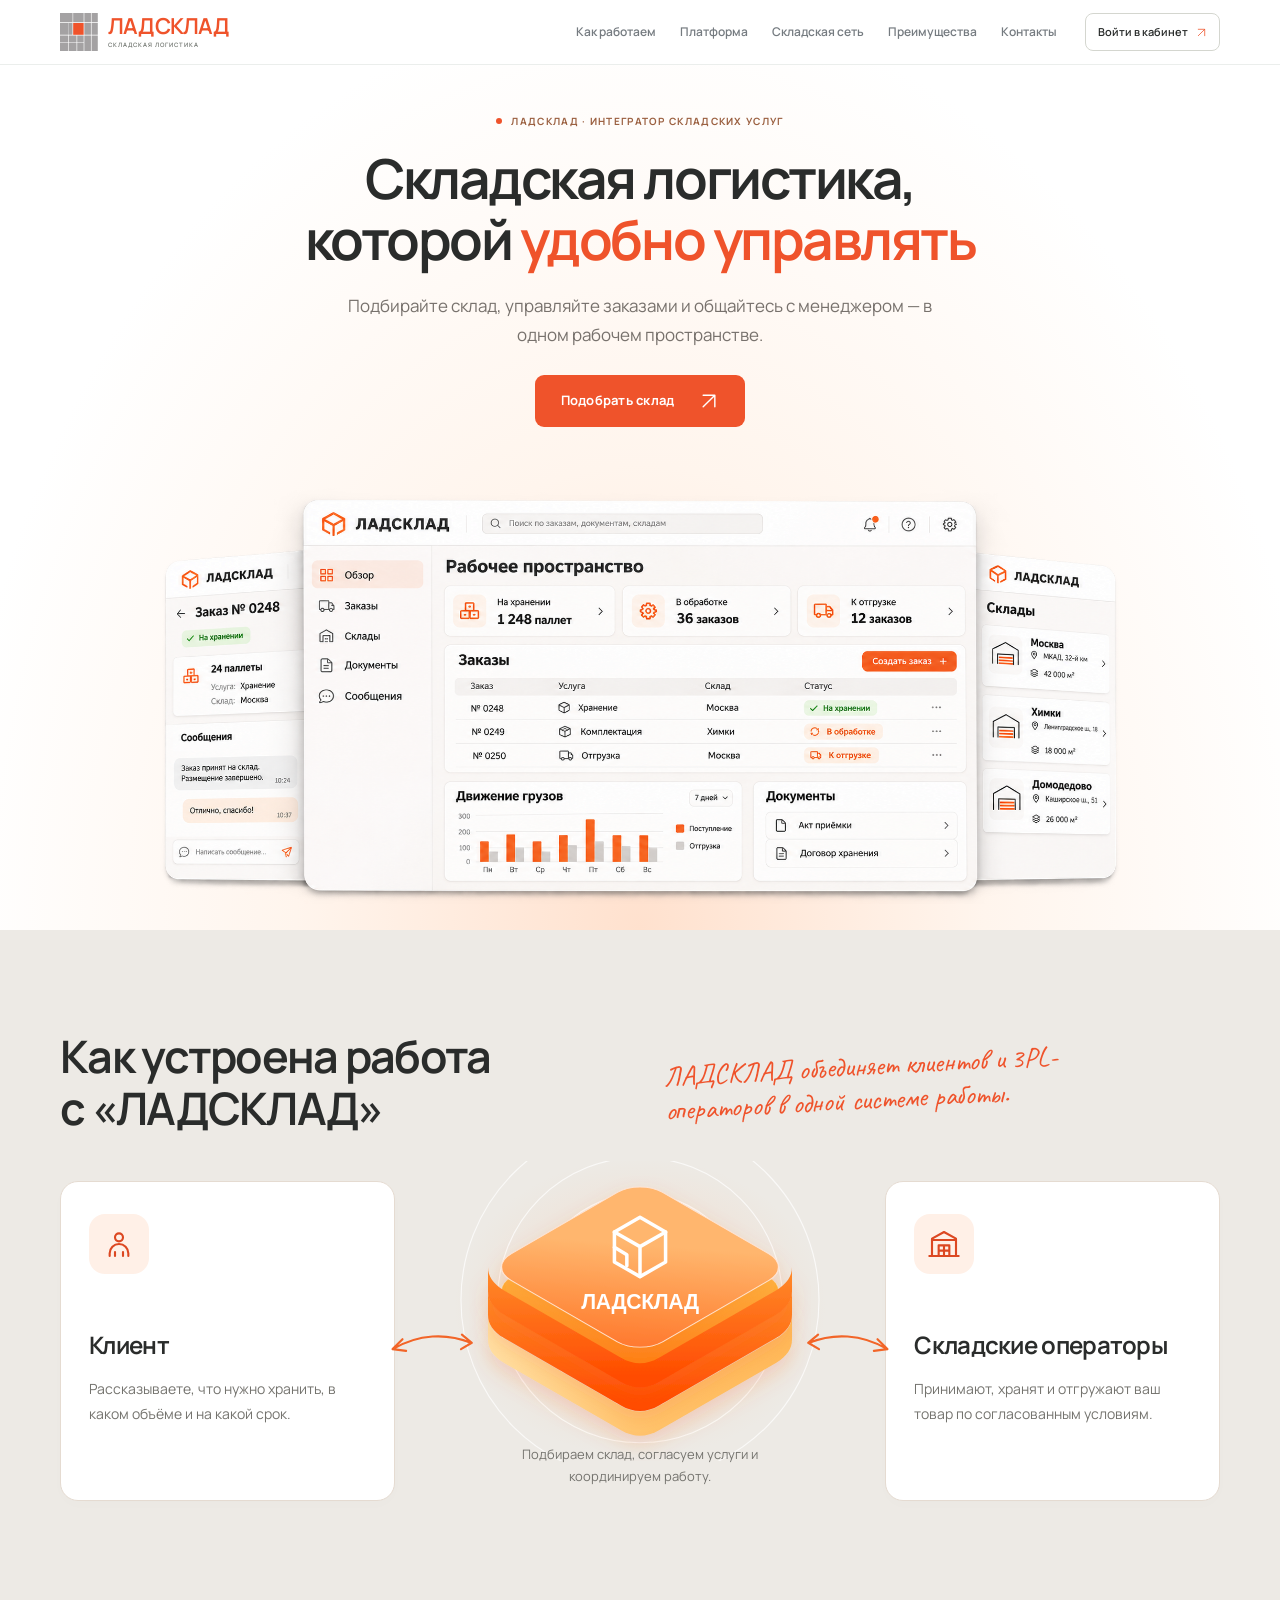
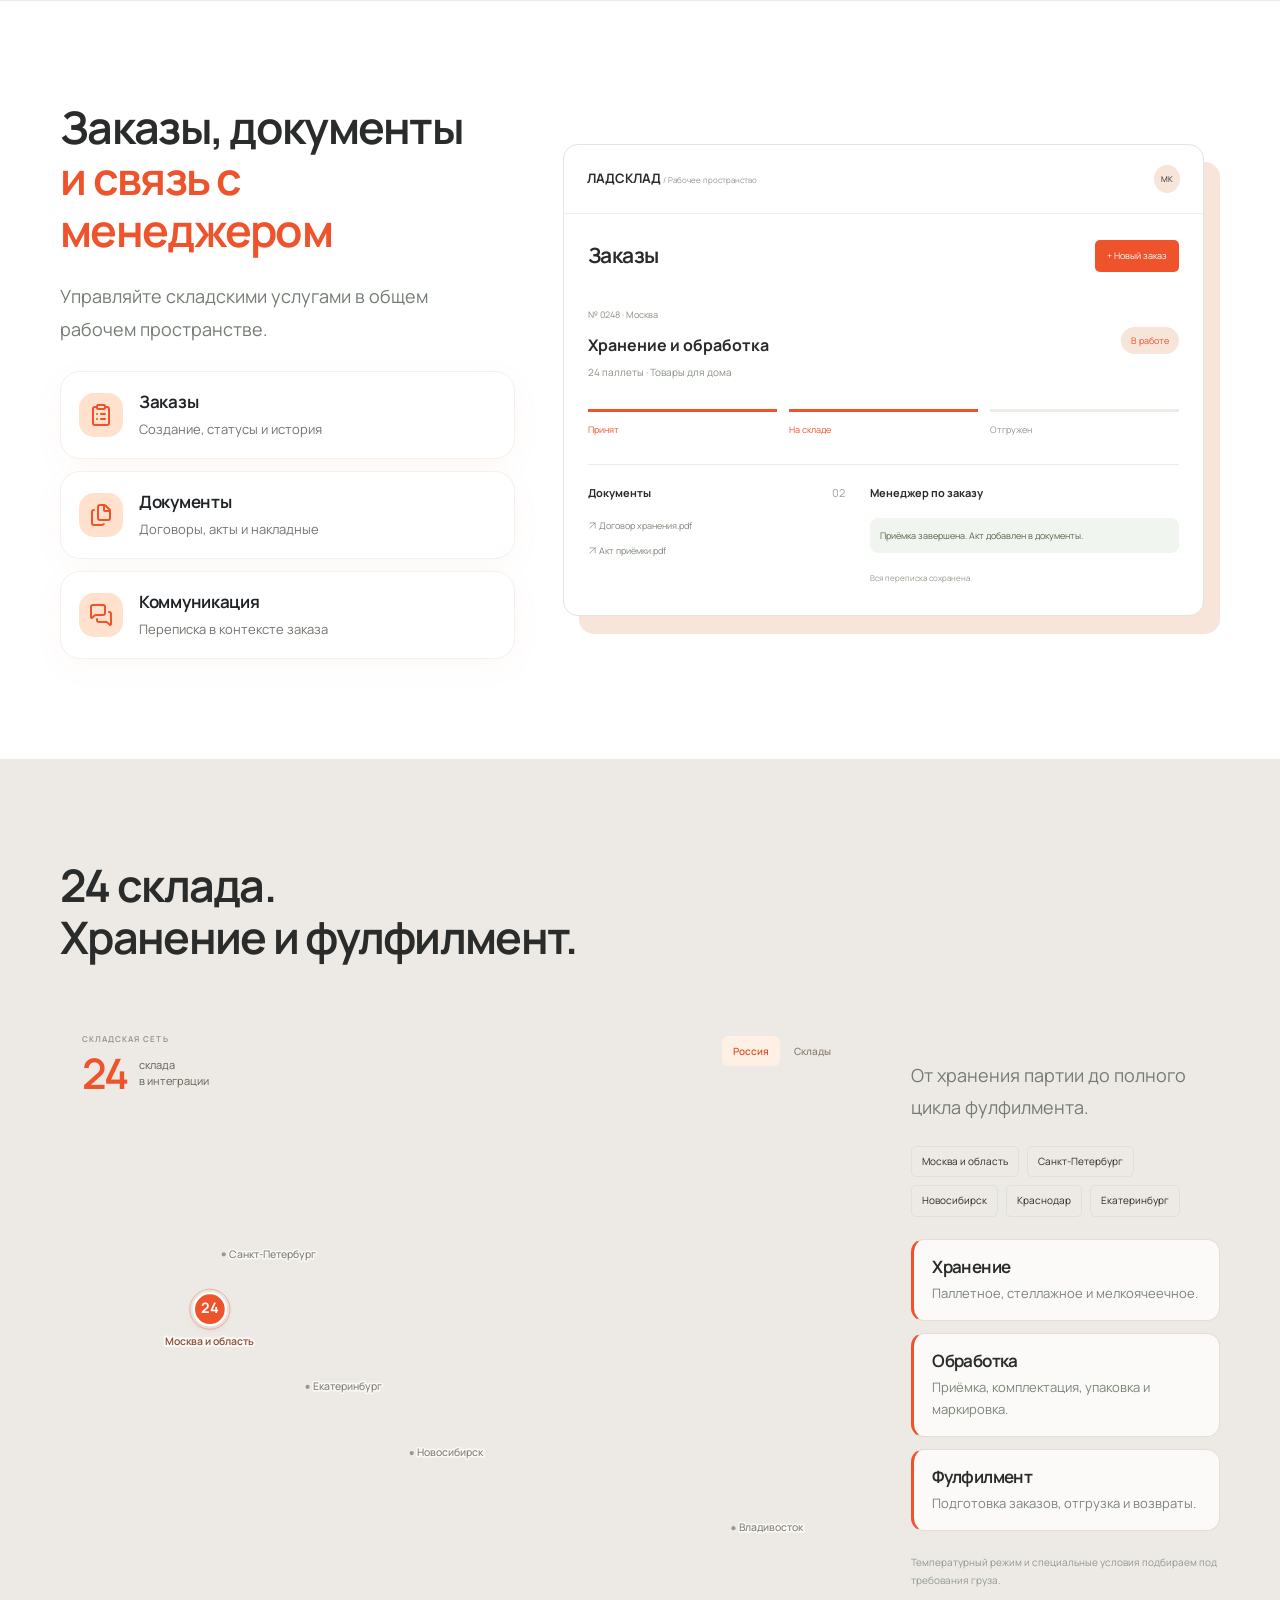
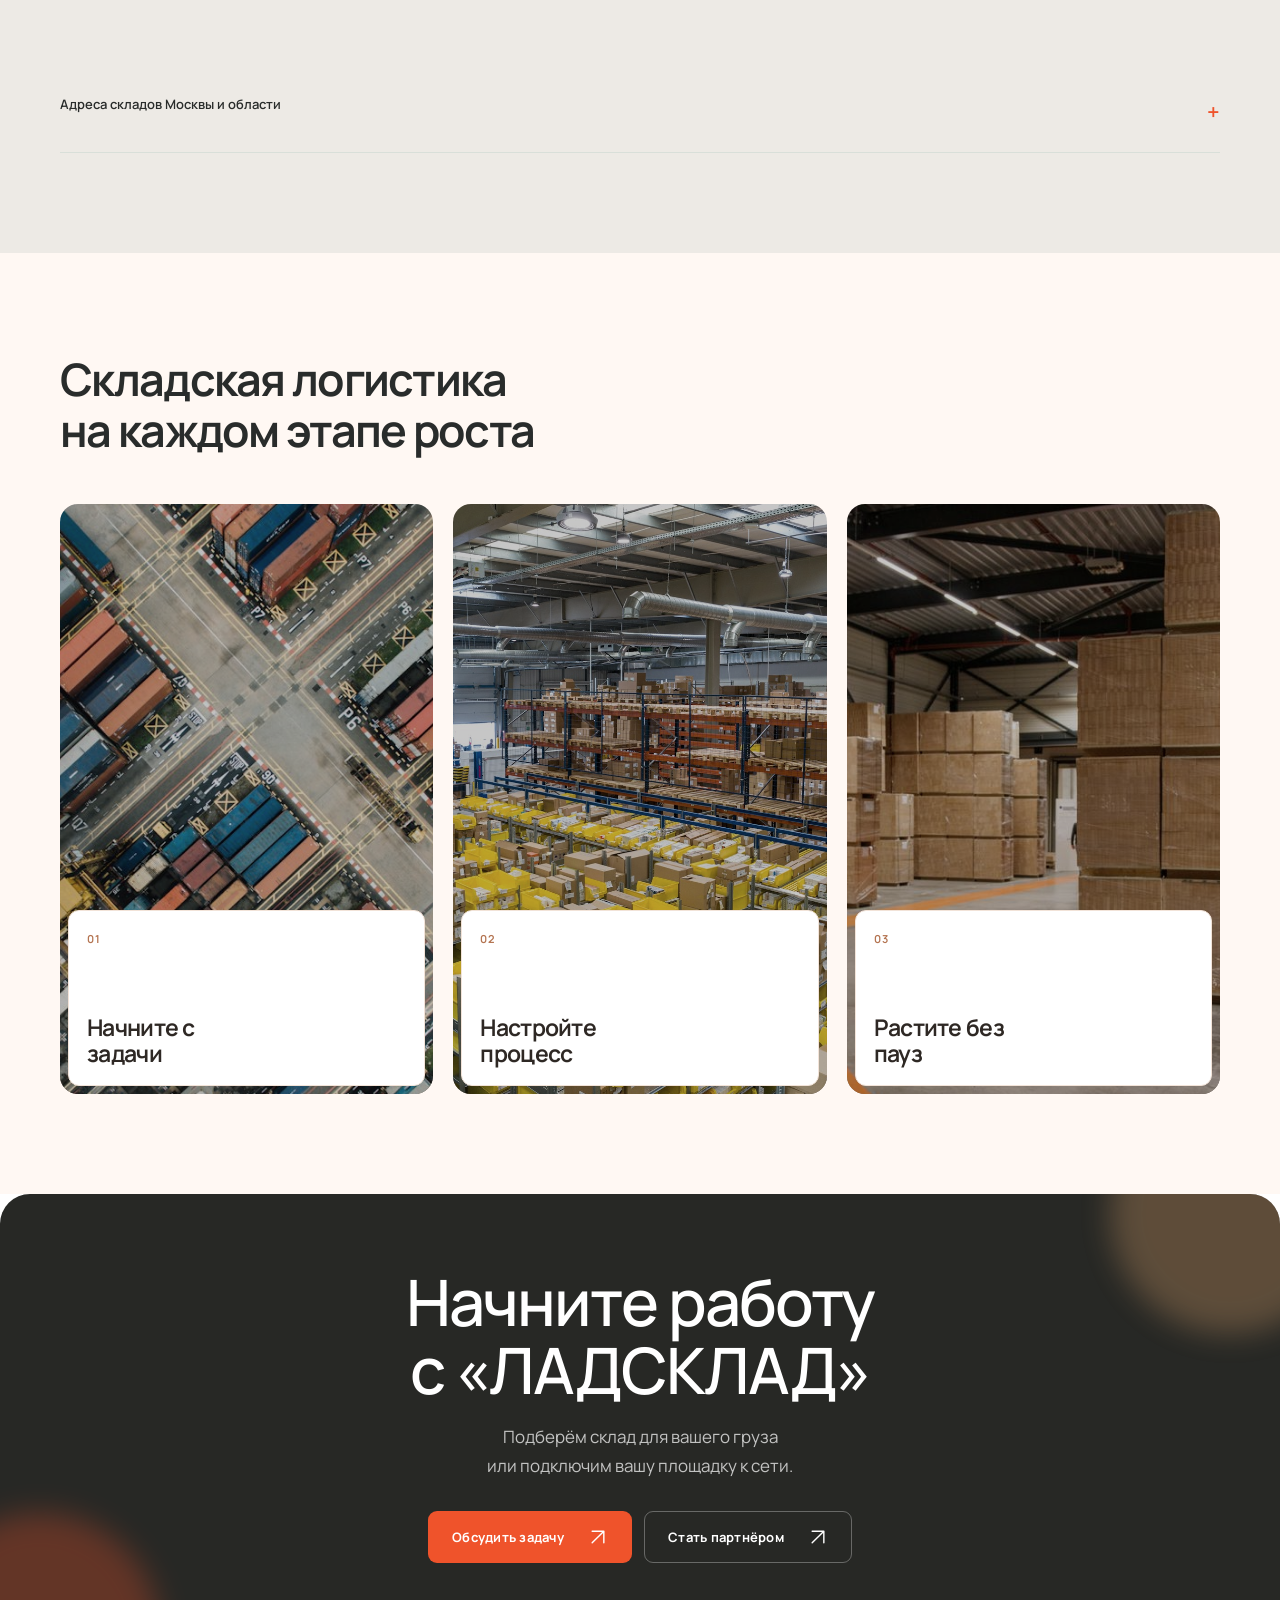
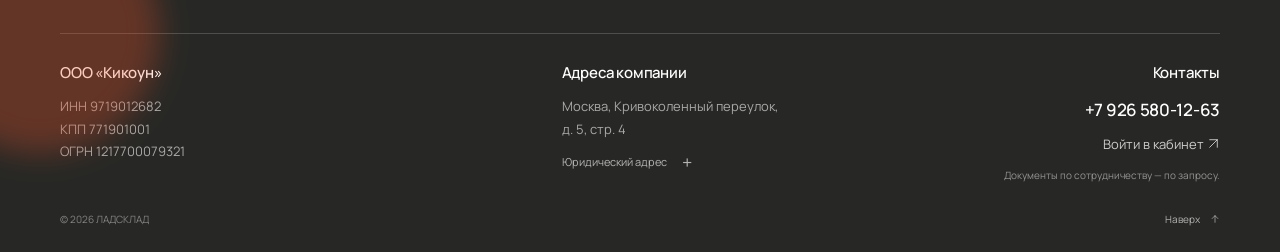
<file: index.html>
<!doctype html>
<html lang="ru">
<head>
  <meta charset="UTF-8">
  <meta name="viewport" content="width=device-width, initial-scale=1">
  <meta name="theme-color" content="#ffffff">
  <meta name="description" content="Единая интеграция с сетью 3PL-операторов. Хранение, обработка и фулфилмент. Заказы, документы и коммуникация в общем рабочем пространстве.">
  <title>ЛАДСКЛАД — интегратор складских услуг и 3PL</title>
  <link rel="icon" href="assets/palletika/symbol-orange.svg" type="image/svg+xml">
  <link rel="preload" as="image" href="assets/ladsklad-platform-hero.png">
  <link rel="stylesheet" href="rocket.css?v=vector-arrows">
  <script src="site-config.js"></script>
  <link rel="stylesheet" href="brand-assets.css?v=compact-logo">
  <script src="script.js?v=vector-arrows" defer></script>
  <link rel="stylesheet" href="palette-variants.css?v=1">
  <script src="rocket.js?v=back-to-top" defer></script>
<link rel="stylesheet" href="landing-structure.css?v=minimal-white">
<link rel="stylesheet" href="header-effects.css?v=fullscreen-menu">
<link rel="stylesheet" href="orange-refinements.css?v=flow-bidirectional">
<script src="header-effects.js?v=1" defer></script>
<link rel="stylesheet" href="hero-variants.css?v=panels-left">
<link rel="stylesheet" href="warehouse-dot-map.css?v=larger-region">
<link rel="stylesheet" href="layout-grid.css?v=mobile-section-spacing">
<script src="assets/warehouse-map-data.js?v=1" defer></script>
<script src="warehouse-dot-map.js?v=larger-region" defer></script>
<link rel="stylesheet" href="arrow-icons.css?v=1">
<link rel="stylesheet" href="site-reveal.css?v=1">
<script src="site-reveal.js?v=1" defer></script>
</head>
<body id="top" class="rocket-page palette-page palette-orange">
  <a class="skip-link" href="#main">Перейти к содержанию</a>
  <header class="header"><div class="container header-inner">
    <a class="brand" href="#top" aria-label="ЛАДСКЛАД — на главную"><img class="brand-symbol" src="assets/palletika/symbol-orange.svg" width="528" height="528" alt=""><span class="brand-type"><span class="brand-name">ЛАДСКЛАД</span><span class="brand-descriptor">СКЛАДСКАЯ ЛОГИСТИКА</span></span></a>
    <nav class="desktop-nav" aria-label="Основная навигация"><a href="#how">Как работаем</a><a href="#platform">Платформа</a><a href="#network">Складская сеть</a><a href="#advantages">Преимущества</a><a href="#contacts">Контакты</a></nav>
    <a class="account-link" href="#platform" data-app-action="login">Войти в кабинет <span aria-hidden="true"><svg class="ui-arrow" xmlns="http://www.w3.org/2000/svg" viewBox="0 0 24 24" width="20" height="20" fill="none" stroke="currentColor" stroke-width="1.7" stroke-linecap="round" stroke-linejoin="round" aria-hidden="true" focusable="false"><path d="M5 19 19 5M5 5h14v14"/></svg></span></a>
    <button class="menu-toggle" aria-label="Открыть меню" aria-controls="mobile-nav" aria-expanded="false"><span></span><span></span></button>
  </div><nav class="mobile-nav" id="mobile-nav" aria-label="Мобильная навигация" hidden><a href="#how">Как работаем</a><a href="#platform">Платформа</a><a href="#network">Складская сеть</a><a href="#advantages">Преимущества</a><a href="#contacts">Контакты</a><a href="#platform" data-app-action="login">Войти в приложение</a></nav></header>
  <main id="main" class="structured-landing"><section class="platform-hero" id="hero-platform" aria-labelledby="platform-hero-title">
      <div class="container platform-hero-copy">
        <p class="overline">ЛАДСКЛАД · ИНТЕГРАТОР СКЛАДСКИХ УСЛУГ</p>
        <h1 id="platform-hero-title">Складская логистика,<br>которой <em>удобно управлять</em></h1>
        <p class="platform-hero-lead">Подбирайте склад, управляйте заказами и общайтесь с менеджером — в одном рабочем пространстве.</p>
        <div class="platform-hero-actions"><button class="button" data-app-action="request">Подобрать склад <span aria-hidden="true"><svg class="ui-arrow" xmlns="http://www.w3.org/2000/svg" viewBox="0 0 24 24" width="20" height="20" fill="none" stroke="currentColor" stroke-width="1.7" stroke-linecap="round" stroke-linejoin="round" aria-hidden="true" focusable="false"><path d="M5 19 19 5M5 5h14v14"/></svg></span></button></div>
      </div>
      <div class="platform-hero-visual"><img src="assets/ladsklad-platform-hero.png" width="1832" height="859" alt="Концепция интерфейса ЛАДСКЛАД: заказы на хранение и отгрузку, список складов, документы и сообщения менеджеру" fetchpriority="high"></div>
    </section>
<section class="s-section s-how" id="how" aria-labelledby="how-title"><div class="container">
<div class="s-heading"><h2 id="how-title">Как устроена работа<br>с «ЛАДСКЛАД»</h2><p class="s-how-note">ЛАДСКЛАД объединяет клиентов и 3PL-операторов в одной системе работы.</p></div>
<div class="s-flow"><article><svg class="s-flow-icon" viewBox="0 0 24 24" width="42" height="42" fill="none" stroke="currentColor" stroke-width="1.5" stroke-linecap="round" stroke-linejoin="round" aria-hidden="true" focusable="false"><circle cx="12" cy="7" r="3"/><path d="M5 21v-2a7 7 0 0 1 14 0v2M9 21v-3m6 3v-3"/></svg><h3>Клиент</h3><p>Рассказываете, что нужно хранить, в каком объёме и на какой срок.</p></article><span class="s-flow-arrow" aria-hidden="true"><svg viewBox="0 0 100 44" width="100" height="44" fill="none" stroke="currentColor" stroke-width="2.4" stroke-linecap="round" stroke-linejoin="round"><g><path d="M4 31C33 14 64 13 91 24M15 20 4 31l15 2M81 15l11 9-12 7"/></g></svg></span><article class="s-flow-core s-flow-stack"><img class="s-flow-stack-image" src="assets/ladsklad-integration-stack.svg" width="520" height="410" alt=""><h3 class="s-flow-stack-title">ЛАДСКЛАД</h3><p>Подбираем склад, согласуем услуги и координируем работу.</p></article><span class="s-flow-arrow" aria-hidden="true"><svg viewBox="0 0 100 44" width="100" height="44" fill="none" stroke="currentColor" stroke-width="2.4" stroke-linecap="round" stroke-linejoin="round"><g transform="translate(100 0) scale(-1 1)"><path d="M4 31C33 14 64 13 91 24M15 20 4 31l15 2M81 15l11 9-12 7"/></g></svg></span><article><svg class="s-flow-icon" viewBox="0 0 24 24" width="42" height="42" fill="none" stroke="currentColor" stroke-width="1.5" stroke-linecap="round" stroke-linejoin="round" aria-hidden="true" focusable="false"><path d="M3 21V8l9-5 9 5v13M1 21h22M3 9h18M8 21V13h8v8m-8-4h8m-4-4v8"/></svg><h3>Складские операторы</h3><p>Принимают, хранят и отгружают ваш товар по согласованным условиям.</p></article></div>

</div></section>
<section class="s-section s-platform" id="platform" aria-labelledby="platform-title"><div class="container s-platform-grid"><div class="s-platform-copy"><h2 id="platform-title" tabindex="-1">Заказы, документы<br><em>и связь с менеджером</em></h2><p class="s-lead">Управляйте складскими услугами в общем рабочем пространстве.</p>
<ul class="s-feature-list platform-service-panels">
<li><img src="assets/icons/clipboard-list.svg" width="42" height="42" alt=""><div><b>Заказы</b><span>Создание, статусы и история</span></div></li>
<li><img src="assets/icons/files.svg" width="42" height="42" alt=""><div><b>Документы</b><span>Договоры, акты и накладные</span></div></li>
<li><img src="assets/icons/messages-square.svg" width="42" height="42" alt=""><div><b>Коммуникация</b><span>Переписка в контексте заказа</span></div></li>
</ul>
</div>
<div class="s-app"><div class="s-app-bar"><strong>ЛАДСКЛАД<span> / Рабочее пространство</span></strong><span>МК</span></div><div class="s-app-body"><div class="s-app-title"><h3>Заказы</h3><span>+ Новый заказ</span></div><div class="s-order"><div><small>№ 0248 · Москва</small><h4>Хранение и обработка</h4><p>24 паллеты · Товары для дома</p></div><span class="s-status">В работе</span></div><div class="s-progress"><span>Принят</span><span>На складе</span><span>Отгружен</span></div><div class="s-app-split"><div><h4>Документы <span>02</span></h4><p><svg class="ui-arrow" xmlns="http://www.w3.org/2000/svg" viewBox="0 0 24 24" width="20" height="20" fill="none" stroke="currentColor" stroke-width="1.7" stroke-linecap="round" stroke-linejoin="round" aria-hidden="true" focusable="false"><path d="M5 19 19 5M5 5h14v14"/></svg> Договор хранения.pdf</p><p><svg class="ui-arrow" xmlns="http://www.w3.org/2000/svg" viewBox="0 0 24 24" width="20" height="20" fill="none" stroke="currentColor" stroke-width="1.7" stroke-linecap="round" stroke-linejoin="round" aria-hidden="true" focusable="false"><path d="M5 19 19 5M5 5h14v14"/></svg> Акт приёмки.pdf</p></div><div><h4>Менеджер по заказу</h4><p class="s-chat">Приёмка завершена. Акт добавлен в документы.</p><small>Вся переписка сохранена</small></div></div></div></div>
</div></section>
<section class="s-section s-network" id="network" aria-labelledby="network-title"><div class="container"><div class="s-heading"><h2 id="network-title">24 склада.<br>Хранение и фулфилмент.</h2></div><div class="s-network-grid"><div class="s-network-map" data-motion-paused="true" role="group" aria-label="Интерактивная карта складской сети">
  <div class="warehouse-map-stage">
    <div class="warehouse-map-canvas" id="warehouse-map" role="region" aria-label="Интерактивная точечная карта России"></div>
    <div class="warehouse-map-badge"><span>СКЛАДСКАЯ СЕТЬ</span><div><strong>24</strong><span>склада<br>в интеграции</span></div></div>
    <div class="warehouse-map-modes" role="group" aria-label="Вид карты"><button type="button" data-map-mode="country" aria-pressed="true" disabled>Россия</button><button type="button" data-map-mode="warehouses" aria-pressed="false" disabled>Склады</button></div>
    <p class="warehouse-map-message" data-map-message role="status">Карта загрузится при просмотре раздела.</p>
<div class="warehouse-map-card" data-map-card role="region" aria-label="Информация о складе" hidden>
      <button type="button" data-map-card-close aria-label="Закрыть карточку склада">×</button>
      <strong data-map-card-title tabindex="-1"></strong><p data-map-card-address></p>
      <a href="https://yandex.ru/maps/" target="_blank" rel="noopener noreferrer">Найти адрес на Яндекс Картах <svg class="ui-arrow" xmlns="http://www.w3.org/2000/svg" viewBox="0 0 24 24" width="20" height="20" fill="none" stroke="currentColor" stroke-width="1.7" stroke-linecap="round" stroke-linejoin="round" aria-hidden="true" focusable="false"><path d="M5 19 19 5M5 5h14v14"/></svg></a>
    </div>
  </div>
  <div class="warehouse-map-footer">
    <noscript><p class="warehouse-map-note">Для интерактивной карты включите JavaScript. Адреса складов доступны в списке ниже.</p></noscript>
  </div>
</div><div class="s-network-copy"><p class="s-lead">От хранения партии до полного цикла фулфилмента.</p><div class="s-cities"><span>Москва и область</span><span>Санкт-Петербург</span><span>Новосибирск</span><span>Краснодар</span><span>Екатеринбург</span></div><div class="s-services"><article><h3>Хранение</h3><p>Паллетное, стеллажное и мелкоячеечное.</p></article><article><h3>Обработка</h3><p>Приёмка, комплектация, упаковка и маркировка.</p></article><article><h3>Фулфилмент</h3><p>Подготовка заказов, отгрузка и возвраты.</p></article></div><p class="s-note">Температурный режим и специальные условия подбираем под требования груза.</p></div></div><details class="s-addresses"><summary>Адреса складов Москвы и области <span aria-hidden="true">+</span></summary><ul><li><a href="https://yandex.ru/maps/?text=%D0%9C%D0%BE%D1%81%D0%BA%D0%B2%D0%B0%2C%20%D1%83%D0%BB.%20%D0%9F%D0%BE%D0%BB%D1%8F%D0%BD%D1%8B%2050%20%D1%81%D1%82%D1%80.1" target="_blank" rel="noopener noreferrer" title="Открыть адрес на Яндекс Картах">Москва, ул. Поляны 50 стр.1 <svg class="ui-arrow" xmlns="http://www.w3.org/2000/svg" viewBox="0 0 24 24" width="20" height="20" fill="none" stroke="currentColor" stroke-width="1.7" stroke-linecap="round" stroke-linejoin="round" aria-hidden="true" focusable="false"><path d="M5 19 19 5M5 5h14v14"/></svg></a></li><li><a href="https://yandex.ru/maps/?text=%D0%9C%D0%BE%D1%81%D0%BA%D0%B2%D0%B0%2C%20%D0%B4%D0%B5%D1%80.%20%D0%A1%D0%B0%D0%BB%D0%B0%D1%80%D1%8C%D0%B5%D0%B2%D0%BE%20%D0%B2%D0%BB%201%20%D1%81.2" target="_blank" rel="noopener noreferrer" title="Открыть адрес на Яндекс Картах">Москва, дер. Саларьево вл 1 с.2 <svg class="ui-arrow" xmlns="http://www.w3.org/2000/svg" viewBox="0 0 24 24" width="20" height="20" fill="none" stroke="currentColor" stroke-width="1.7" stroke-linecap="round" stroke-linejoin="round" aria-hidden="true" focusable="false"><path d="M5 19 19 5M5 5h14v14"/></svg></a></li><li><a href="https://yandex.ru/maps/?text=%D0%A5%D0%B8%D0%BC%D0%BA%D0%B8%2C%20%D0%B4%D0%B5%D1%80.%20%D0%9F%D0%BE%D0%B4%D0%BE%D0%BB%D0%B8%D0%BD%D0%BE%20%D0%9F%D1%80%D0%BE%D0%BC%D1%8B%D1%88%D0%BB%D0%B5%D0%BD%D0%BD%D0%B0%D1%8F%20%D0%B7%D0%BE%D0%BD%D0%B0%2C%202%D0%91" target="_blank" rel="noopener noreferrer" title="Открыть адрес на Яндекс Картах">Химки, дер. Подолино Промышленная зона, 2Б <svg class="ui-arrow" xmlns="http://www.w3.org/2000/svg" viewBox="0 0 24 24" width="20" height="20" fill="none" stroke="currentColor" stroke-width="1.7" stroke-linecap="round" stroke-linejoin="round" aria-hidden="true" focusable="false"><path d="M5 19 19 5M5 5h14v14"/></svg></a></li><li><a href="https://yandex.ru/maps/?text=%D0%A5%D0%B8%D0%BC%D0%BA%D0%B8%2C%20%D0%9B%D0%B5%D0%BD%D0%B8%D0%BD%D0%B3%D1%80%D0%B0%D0%B4%D1%81%D0%BA%D0%BE%D0%B5%20%D1%88%D0%BE%D1%81%D1%81%D0%B5%2C%2034%D0%BA%D0%BC%2C%20%D1%81%D1%82%D1%80.21" target="_blank" rel="noopener noreferrer" title="Открыть адрес на Яндекс Картах">Химки, Ленинградское шоссе, 34км, стр.21 <svg class="ui-arrow" xmlns="http://www.w3.org/2000/svg" viewBox="0 0 24 24" width="20" height="20" fill="none" stroke="currentColor" stroke-width="1.7" stroke-linecap="round" stroke-linejoin="round" aria-hidden="true" focusable="false"><path d="M5 19 19 5M5 5h14v14"/></svg></a></li><li><a href="https://yandex.ru/maps/?text=%D0%9C%D1%8B%D1%82%D0%B8%D1%89%D0%B8%2C%20%D0%A5%D0%BB%D0%B5%D0%B1%D0%BE%D0%B7%D0%B0%D0%B2%D0%BE%D0%B4%D1%81%D0%BA%D0%B0%D1%8F%20%D1%83%D0%BB%D0%B8%D1%86%D0%B0%2C%204%D1%812%D0%90" target="_blank" rel="noopener noreferrer" title="Открыть адрес на Яндекс Картах">Мытищи, Хлебозаводская улица, 4с2А <svg class="ui-arrow" xmlns="http://www.w3.org/2000/svg" viewBox="0 0 24 24" width="20" height="20" fill="none" stroke="currentColor" stroke-width="1.7" stroke-linecap="round" stroke-linejoin="round" aria-hidden="true" focusable="false"><path d="M5 19 19 5M5 5h14v14"/></svg></a></li><li><a href="https://yandex.ru/maps/?text=%D0%92%D0%B8%D0%B4%D0%BD%D0%BE%D0%B5%2C%20%D0%A1%D0%B5%D0%B2%D0%B5%D1%80%D0%BD%D0%B0%D1%8F%20%D0%BF%D1%80%D0%BE%D0%BC%D0%B7%D0%BE%D0%BD%D0%B0" target="_blank" rel="noopener noreferrer" title="Открыть адрес на Яндекс Картах">Видное, Северная промзона <svg class="ui-arrow" xmlns="http://www.w3.org/2000/svg" viewBox="0 0 24 24" width="20" height="20" fill="none" stroke="currentColor" stroke-width="1.7" stroke-linecap="round" stroke-linejoin="round" aria-hidden="true" focusable="false"><path d="M5 19 19 5M5 5h14v14"/></svg></a></li><li><a href="https://yandex.ru/maps/?text=%D0%9E%D0%B4%D0%B8%D0%BD%D1%86%D0%BE%D0%B2%D0%BE%2C%20%D0%92%D0%BD%D1%83%D0%BA%D0%BE%D0%B2%D1%81%D0%BA%D0%B0%D1%8F%20%D1%83%D0%BB%D0%B8%D1%86%D0%B0%2C" target="_blank" rel="noopener noreferrer" title="Открыть адрес на Яндекс Картах">Одинцово, Внуковская улица, <svg class="ui-arrow" xmlns="http://www.w3.org/2000/svg" viewBox="0 0 24 24" width="20" height="20" fill="none" stroke="currentColor" stroke-width="1.7" stroke-linecap="round" stroke-linejoin="round" aria-hidden="true" focusable="false"><path d="M5 19 19 5M5 5h14v14"/></svg></a></li><li><a href="https://yandex.ru/maps/?text=%D0%94%D0%BE%D0%BC%D0%BE%D0%B4%D0%B5%D0%B4%D0%BE%D0%B2%D0%BE%2C%20%D0%BC%D0%B8%D0%BA%D1%80%D0%BE%D1%80%D0%B0%D0%B9%D0%BE%D0%BD%20%D0%91%D0%B5%D0%BB%D1%8B%D0%B5%20%D0%A1%D1%82%D0%BE%D0%BB%D0%B1%D1%8B" target="_blank" rel="noopener noreferrer" title="Открыть адрес на Яндекс Картах">Домодедово, микрорайон Белые Столбы <svg class="ui-arrow" xmlns="http://www.w3.org/2000/svg" viewBox="0 0 24 24" width="20" height="20" fill="none" stroke="currentColor" stroke-width="1.7" stroke-linecap="round" stroke-linejoin="round" aria-hidden="true" focusable="false"><path d="M5 19 19 5M5 5h14v14"/></svg></a></li><li><a href="https://yandex.ru/maps/?text=%D0%94%D0%BC%D0%B8%D1%82%D1%80%D0%BE%D0%B2%2C%20%D1%83%D0%BB.%202-%D1%8F%20%D0%9B%D0%B5%D0%B2%D0%BE%D0%BD%D0%B0%D0%B1%D0%B5%D1%80%D0%B5%D0%B6%D0%BD%D0%B0%D1%8F%2C%20%D0%B2%D0%BB.20" target="_blank" rel="noopener noreferrer" title="Открыть адрес на Яндекс Картах">Дмитров, ул. 2-я Левонабережная, вл.20 <svg class="ui-arrow" xmlns="http://www.w3.org/2000/svg" viewBox="0 0 24 24" width="20" height="20" fill="none" stroke="currentColor" stroke-width="1.7" stroke-linecap="round" stroke-linejoin="round" aria-hidden="true" focusable="false"><path d="M5 19 19 5M5 5h14v14"/></svg></a></li><li><a href="https://yandex.ru/maps/?text=%D0%94%D0%BC%D0%B8%D1%82%D1%80%D0%BE%D0%B2%D1%81%D0%BA%D0%BE%D0%B5%20%D0%B3%D0%BE%D1%80%D0%BE%D0%B4%D1%81%D0%BA%D0%BE%D0%B5%20%D0%BF%D0%BE%D1%81%D0%B5%D0%BB%D0%B5%D0%BD%D0%B8%D0%B5%2C%20%D0%BF%D0%BE%D1%81%D0%B5%D0%BB%D0%BE%D0%BA%20%D0%B4%D0%BE%D0%BC%D0%B0%20%D0%BE%D1%82%D0%B4%D1%8B%D1%85%D0%B0%20%22%D0%93%D0%BE%D1%80%D0%BA%D0%B8%22%204%D0%BA%D0%BC%20%D0%BE%D1%82%20%D0%A6%D0%9A%D0%90%D0%94%20%2846%D0%9D-01133%29%2C%207%D0%BA%D0%BC%20%D0%BE%D1%82%20%D0%94%D0%BC%D0%B8%D1%82%D1%80%D0%BE%D0%B2%D1%81%D0%BA%D0%BE%D0%B3%D0%BE%20%D1%88%D0%BE%D1%81%D1%81%D0%B5%20%28%D1%82%D1%80%D0%B0%D1%81%D1%81%D0%B0%20%D0%90-104%29" target="_blank" rel="noopener noreferrer" title="Открыть адрес на Яндекс Картах">Дмитровское городское поселение, поселок дома отдыха &quot;Горки&quot; 4км от ЦКАД (46Н-01133), 7км от Дмитровского шоссе (трасса А-104) <svg class="ui-arrow" xmlns="http://www.w3.org/2000/svg" viewBox="0 0 24 24" width="20" height="20" fill="none" stroke="currentColor" stroke-width="1.7" stroke-linecap="round" stroke-linejoin="round" aria-hidden="true" focusable="false"><path d="M5 19 19 5M5 5h14v14"/></svg></a></li><li><a href="https://yandex.ru/maps/?text=%D0%94%D0%BC%D0%B8%D1%82%D1%80%D0%BE%D0%B2%2C%202-%D0%B0%D1%8F%20%D0%9B%D0%B5%D0%B2%D0%BE%D0%BD%D0%B0%D0%B1%D0%B5%D1%80%D0%B5%D0%B6%D0%BD%D0%B0%D1%8F%20%D1%83%D0%BB.%2C%20%D0%B4%D0%BE%D0%BC%2012%20%28%D0%BF%D0%B5%D1%80%D0%B5%D1%81%D0%B5%D1%87%D0%B5%D0%BD%D0%B8%D0%B5%20%D0%90-108%20%D0%B8%20%D0%94%D0%BC%D0%B8%D1%82%D1%80%D0%BE%D0%B2%D1%81%D0%BA%D0%BE%D0%B3%D0%BE%20%D1%88.%29" target="_blank" rel="noopener noreferrer" title="Открыть адрес на Яндекс Картах">Дмитров, 2-ая Левонабережная ул., дом 12 (пересечение А-108 и Дмитровского ш.) <svg class="ui-arrow" xmlns="http://www.w3.org/2000/svg" viewBox="0 0 24 24" width="20" height="20" fill="none" stroke="currentColor" stroke-width="1.7" stroke-linecap="round" stroke-linejoin="round" aria-hidden="true" focusable="false"><path d="M5 19 19 5M5 5h14v14"/></svg></a></li><li><a href="https://yandex.ru/maps/?text=%D0%A1%D0%BE%D0%BB%D0%BD%D0%B5%D1%87%D0%BD%D0%BE%D0%B3%D0%BE%D1%80%D1%81%D0%BA%2C%20%D1%82%D0%B5%D1%80%D1%80%D0%B8%D1%82%D0%BE%D1%80%D0%B8%D0%B0%D0%BB%D1%8C%D0%BD%D0%BE%D0%B5%20%D1%83%D0%BF%D1%80%D0%B0%D0%B2%D0%BB%D0%B5%D0%BD%D0%B8%D0%B5%20%D0%A1%D0%BC%D0%B8%D1%80%D0%BD%D0%BE%D0%B2%D1%81%D0%BA%D0%BE%D0%B5" target="_blank" rel="noopener noreferrer" title="Открыть адрес на Яндекс Картах">Солнечногорск, территориальное управление Смирновское <svg class="ui-arrow" xmlns="http://www.w3.org/2000/svg" viewBox="0 0 24 24" width="20" height="20" fill="none" stroke="currentColor" stroke-width="1.7" stroke-linecap="round" stroke-linejoin="round" aria-hidden="true" focusable="false"><path d="M5 19 19 5M5 5h14v14"/></svg></a></li><li><a href="https://yandex.ru/maps/?text=%D0%A5%D0%B8%D0%BC%D0%BA%D0%B8%2C%20%D0%BA%D0%B2%D0%B0%D1%80%D1%82%D0%B0%D0%BB%20%D0%9A%D0%BB%D1%8F%D0%B7%D1%8C%D0%BC%D0%B0%2C%D1%81%D1%82%D1%80%D0%BE%D0%B5%D0%BD%D0%B8%D0%B5%2014%D0%9D" target="_blank" rel="noopener noreferrer" title="Открыть адрес на Яндекс Картах">Химки, квартал Клязьма,строение 14Н <svg class="ui-arrow" xmlns="http://www.w3.org/2000/svg" viewBox="0 0 24 24" width="20" height="20" fill="none" stroke="currentColor" stroke-width="1.7" stroke-linecap="round" stroke-linejoin="round" aria-hidden="true" focusable="false"><path d="M5 19 19 5M5 5h14v14"/></svg></a></li><li><a href="https://yandex.ru/maps/?text=%D0%9C%D1%8B%D1%82%D0%B8%D1%89%D0%B8%2C%20%D0%92%D0%BE%D0%BB%D0%BA%D0%BE%D0%B2%D1%81%D0%BA%D0%BE%D0%B5%20%D1%88%D0%BE%D1%81%D1%81%D0%B5%205%D0%90%20%D1%81%D1%82%D1%80.%203" target="_blank" rel="noopener noreferrer" title="Открыть адрес на Яндекс Картах">Мытищи, Волковское шоссе 5А стр. 3 <svg class="ui-arrow" xmlns="http://www.w3.org/2000/svg" viewBox="0 0 24 24" width="20" height="20" fill="none" stroke="currentColor" stroke-width="1.7" stroke-linecap="round" stroke-linejoin="round" aria-hidden="true" focusable="false"><path d="M5 19 19 5M5 5h14v14"/></svg></a></li><li><a href="https://yandex.ru/maps/?text=%D0%9C%D1%8B%D1%82%D0%B8%D1%89%D0%B8%D0%BD%D1%81%D0%BA%D0%B8%D0%B9%20%D1%80%D0%B0%D0%B9%D0%BE%D0%BD%2C%20%D1%81%D0%B5%D0%BB%D1%8C%D1%81%D0%BA%D0%BE%D0%B5%20%D0%BF%D0%BE%D1%81%D0%B5%D0%BB%D0%B5%D0%BD%D0%B8%D0%B5%20%D0%A4%D0%B5%D0%B4%D0%BE%D1%81%D0%BA%D0%B8%D0%BD%D1%81%D0%BA%D0%BE%D0%B5%2C%20%D0%B4.%20%D0%9D%D0%BE%D0%B2%D0%BE%D1%81%D0%B5%D0%BB%D1%8C%D1%86%D0%B5%D0%B2%D0%BE" target="_blank" rel="noopener noreferrer" title="Открыть адрес на Яндекс Картах">Мытищинский район, сельское поселение Федоскинское, д. Новосельцево <svg class="ui-arrow" xmlns="http://www.w3.org/2000/svg" viewBox="0 0 24 24" width="20" height="20" fill="none" stroke="currentColor" stroke-width="1.7" stroke-linecap="round" stroke-linejoin="round" aria-hidden="true" focusable="false"><path d="M5 19 19 5M5 5h14v14"/></svg></a></li><li><a href="https://yandex.ru/maps/?text=%D0%A9%D1%91%D0%BB%D0%BA%D0%BE%D0%B2%D0%BE%2C%20%D0%B4.%20%D0%9C%D0%BE%D0%BD%D0%BE%D1%81%D0%B5%D0%B5%D0%B2%D0%BE%2C%2024%D0%B1" target="_blank" rel="noopener noreferrer" title="Открыть адрес на Яндекс Картах">Щёлково, д. Моносеево, 24б <svg class="ui-arrow" xmlns="http://www.w3.org/2000/svg" viewBox="0 0 24 24" width="20" height="20" fill="none" stroke="currentColor" stroke-width="1.7" stroke-linecap="round" stroke-linejoin="round" aria-hidden="true" focusable="false"><path d="M5 19 19 5M5 5h14v14"/></svg></a></li><li><a href="https://yandex.ru/maps/?text=%D0%9C%D0%BE%D1%81%D0%BA%D0%BE%D0%B2%D1%81%D0%BA%D0%B0%D1%8F%20%D0%BE%D0%B1%D0%BB%D0%B0%D1%81%D1%82%D1%8C%2C%20%D0%A2%D0%B0%D0%BB%D0%B4%D0%BE%D0%BC%D1%81%D0%BA%D0%B8%D0%B9%20%D1%80-%D0%BD%2C%20%D0%BF%D0%B3%D1%82%20%D0%97%D0%B0%D0%BF%D1%80%D1%83%D0%B4%D0%BD%D1%8F%2C%20%D1%83%D0%BB.%20%D0%9B%D0%B5%D0%BD%D0%B8%D0%BD%D0%B0%2C%20%D0%B4%201" target="_blank" rel="noopener noreferrer" title="Открыть адрес на Яндекс Картах">Московская область, Талдомский р-н, пгт Запрудня, ул. Ленина, д 1 <svg class="ui-arrow" xmlns="http://www.w3.org/2000/svg" viewBox="0 0 24 24" width="20" height="20" fill="none" stroke="currentColor" stroke-width="1.7" stroke-linecap="round" stroke-linejoin="round" aria-hidden="true" focusable="false"><path d="M5 19 19 5M5 5h14v14"/></svg></a></li><li><a href="https://yandex.ru/maps/?text=%D0%9C%D0%BE%D1%81%D0%BA%D0%BE%D0%B2%D1%81%D0%BA%D0%B0%D1%8F%20%D0%BE%D0%B1%D0%BB%D0%B0%D1%81%D1%82%D1%8C%2C%20%D0%9B%D0%B5%D0%BD%D0%B8%D0%BD%D1%81%D0%BA%D0%B8%D0%B9%20%D0%BC%D1%83%D0%BD%D0%B8%D1%86%D0%B8%D0%BF%D0%B0%D0%BB%D1%8C%D0%BD%D1%8B%D0%B9%D1%80%D0%B0%D0%B9%D0%BE%D0%BD%2C%20%D0%B3%D0%BE%D1%80%D0%BE%D0%B4%D1%81%D0%BA%D0%BE%D0%B5%20%D0%BF%D0%BE%D1%81%D0%B5%D0%BB%D0%B5%D0%BD%D0%B8%D0%B5%20%D0%93%D0%BE%D1%80%D0%BA%D0%B8%20%D0%9B%D0%B5%D0%BD%D0%B8%D0%BD%D1%81%D0%BA%D0%B8%D0%B5%2C%20%D0%9F%D1%80%D0%BE%D0%BC%D0%B7%D0%BE%D0%BD%D0%B0%20%C2%AB%D0%A2%D0%B5%D1%85%D0%BD%D0%BE%D0%BF%D0%B0%D1%80%D0%BA%C2%BB%2C%20%D1%83%D0%BB.%20%D0%97%D0%B0%D0%BF%D0%B0%D0%B4%D0%BD%D0%B0%D1%8F%2C%20%D0%B7%D0%B5%D0%BC%D0%B5%D0%BB%D1%8C%D0%BD%D1%8B%D0%B9%20%D1%83%D1%87%D0%B0%D1%81%D1%82%D0%BE%D0%BA%2019." target="_blank" rel="noopener noreferrer" title="Открыть адрес на Яндекс Картах">Московская область, Ленинский муниципальныйрайон, городское поселение Горки Ленинские, Промзона «Технопарк», ул. Западная, земельный участок 19. <svg class="ui-arrow" xmlns="http://www.w3.org/2000/svg" viewBox="0 0 24 24" width="20" height="20" fill="none" stroke="currentColor" stroke-width="1.7" stroke-linecap="round" stroke-linejoin="round" aria-hidden="true" focusable="false"><path d="M5 19 19 5M5 5h14v14"/></svg></a></li><li><a href="https://yandex.ru/maps/?text=%D0%98%D1%81%D1%82%D1%80%D0%B0%2C%20%D0%B4.%20%D0%94%D0%B0%D0%B2%D1%8B%D0%B4%D0%BE%D0%B2%D1%81%D0%BA%D0%BE%D0%B5%2C%20%D0%B8%D0%BD%D0%B4%D1%83%D1%81%D1%82%D1%80%D0%B8%D0%B0%D0%BB%D1%8C%D0%BD%D1%8B%D0%B9%20%D0%BF%D0%B0%D1%80%D0%BA%20%D0%9A%D1%83%D0%BB%D0%BE%D0%BD-%D0%98%D1%81%D1%82%D1%80%D0%B0" target="_blank" rel="noopener noreferrer" title="Открыть адрес на Яндекс Картах">Истра, д. Давыдовское, индустриальный парк Кулон-Истра <svg class="ui-arrow" xmlns="http://www.w3.org/2000/svg" viewBox="0 0 24 24" width="20" height="20" fill="none" stroke="currentColor" stroke-width="1.7" stroke-linecap="round" stroke-linejoin="round" aria-hidden="true" focusable="false"><path d="M5 19 19 5M5 5h14v14"/></svg></a></li><li><a href="https://yandex.ru/maps/?text=%D0%9D%D0%BE%D0%B3%D0%B8%D0%BD%D1%81%D0%BA%2C%20%D1%80.%D0%BF.%20%D0%9E%D0%B1%D1%83%D1%85%D0%BE%D0%B2%D0%BE%2C%20%22%D0%90%D1%82%D0%BB%D0%B0%D0%BD%D1%82-%D0%9F%D0%B0%D1%80%D0%BA%22" target="_blank" rel="noopener noreferrer" title="Открыть адрес на Яндекс Картах">Ногинск, р.п. Обухово, &quot;Атлант-Парк&quot; <svg class="ui-arrow" xmlns="http://www.w3.org/2000/svg" viewBox="0 0 24 24" width="20" height="20" fill="none" stroke="currentColor" stroke-width="1.7" stroke-linecap="round" stroke-linejoin="round" aria-hidden="true" focusable="false"><path d="M5 19 19 5M5 5h14v14"/></svg></a></li><li><a href="https://yandex.ru/maps/?text=%D0%A1%D0%BA%D0%BB%D0%B0%D0%B4%20%22%D0%A1%D1%8B%D0%BD%D0%BA%D0%BE%D0%B2%D0%BE%22%20%D1%82%D0%B5%D0%BF%D0%BB%D1%8B%D0%B9%20%D1%81%D0%BA%D0%BB%D0%B0%D0%B4%20%D0%BA%D0%BB%D0%B0%D1%81%D1%81%D0%B0%20%22%D0%90%22%20%D0%BD%D0%B0%20%D0%A1%D0%B8%D0%BC%D1%84%D0%B5%D1%80%D0%BE%D0%BF%D0%BE%D0%BB%D1%8C%D1%81%D0%BA%D0%BE%D0%BC%20%D1%88%D0%BE%D1%81%D1%81%D0%B5" target="_blank" rel="noopener noreferrer" title="Открыть адрес на Яндекс Картах">Склад &quot;Сынково&quot; теплый склад класса &quot;А&quot; на Симферопольском шоссе <svg class="ui-arrow" xmlns="http://www.w3.org/2000/svg" viewBox="0 0 24 24" width="20" height="20" fill="none" stroke="currentColor" stroke-width="1.7" stroke-linecap="round" stroke-linejoin="round" aria-hidden="true" focusable="false"><path d="M5 19 19 5M5 5h14v14"/></svg></a></li><li><a href="https://yandex.ru/maps/?text=%D0%94%D0%BE%D0%BC%D0%BE%D0%B4%D0%B5%D0%B4%D0%BE%D0%B2%D0%BE%2C%20%D1%82%D0%B5%D1%80%D1%80%D0%B8%D1%82%D0%BE%D1%80%D0%B8%D1%8F%20%D0%B2%D0%BB%D0%B0%D0%B4%D0%B5%D0%BD%D0%B8%D1%8F%20%D1%81%D0%BA%D0%BB%D0%B0%D0%B4%D1%8B%20104%20%D0%AE%D0%B6%D0%BD%D1%8B%D0%B5%20%D0%B2%D0%BE%D1%80%D0%BE%D1%82%D0%B0" target="_blank" rel="noopener noreferrer" title="Открыть адрес на Яндекс Картах">Домодедово, территория владения склады 104 Южные ворота <svg class="ui-arrow" xmlns="http://www.w3.org/2000/svg" viewBox="0 0 24 24" width="20" height="20" fill="none" stroke="currentColor" stroke-width="1.7" stroke-linecap="round" stroke-linejoin="round" aria-hidden="true" focusable="false"><path d="M5 19 19 5M5 5h14v14"/></svg></a></li><li><a href="https://yandex.ru/maps/?text=%D0%98%D1%81%D1%82%D1%80%D0%B0%2C%20%D0%B4.%20%D0%9B%D0%B5%D1%88%D0%BA%D0%BE%D0%B2%D0%BE%2C%20%D1%81%D1%82%D1%80.%20241" target="_blank" rel="noopener noreferrer" title="Открыть адрес на Яндекс Картах">Истра, д. Лешково, стр. 241 <svg class="ui-arrow" xmlns="http://www.w3.org/2000/svg" viewBox="0 0 24 24" width="20" height="20" fill="none" stroke="currentColor" stroke-width="1.7" stroke-linecap="round" stroke-linejoin="round" aria-hidden="true" focusable="false"><path d="M5 19 19 5M5 5h14v14"/></svg></a></li><li><a href="https://yandex.ru/maps/?text=%D0%9F%D0%B8%D1%89%D0%B5%D0%B2%D0%BE%D0%B9%20%D1%81%D0%BA%D0%BB%D0%B0%D0%B4%20%D0%B4%D0%BE%20-18%20%D0%B2%20%D0%B3.%20%D0%A5%D0%B8%D0%BC%D0%BA%D0%B8%2C%20%D1%83%D0%BB.%20%D0%97%D0%B0%D0%B2%D0%BE%D0%B4%D1%81%D0%BA%D0%B0%D1%8F%20%D0%B4.%209%D0%B0" target="_blank" rel="noopener noreferrer" title="Открыть адрес на Яндекс Картах">Пищевой склад до -18 в г. Химки, ул. Заводская д. 9а <svg class="ui-arrow" xmlns="http://www.w3.org/2000/svg" viewBox="0 0 24 24" width="20" height="20" fill="none" stroke="currentColor" stroke-width="1.7" stroke-linecap="round" stroke-linejoin="round" aria-hidden="true" focusable="false"><path d="M5 19 19 5M5 5h14v14"/></svg></a></li></ul></details></div></section>
<section class="s-section s-benefits s-journey" id="advantages" aria-labelledby="advantages-title">
  <div class="container">
    <div class="s-journey-heading"><h2 id="advantages-title">Складская логистика<br>на каждом этапе роста</h2></div>
    <div class="s-journey-cards" aria-label="Этапы работы с ЛАДСКЛАД">
      <article class="s-journey-card" tabindex="0">
        <img src="assets/containers.jpg" width="1200" height="800" loading="lazy" alt="Контейнеры на логистической площадке">
        <div class="s-journey-card-content"><div class="s-journey-card-panel"><div class="s-journey-card-heading"><span>01</span><h3>Начните с задачи</h3></div><p>Расскажите о грузе, объёмах и географии. Подберём склад и нужные услуги для первого запуска.</p></div></div>
      </article>
      <article class="s-journey-card" tabindex="0">
        <img src="assets/warehouse-hero.jpg" width="1800" height="1200" loading="lazy" alt="Складское пространство">
        <div class="s-journey-card-content"><div class="s-journey-card-panel"><div class="s-journey-card-heading"><span>02</span><h3>Настройте процесс</h3></div><p>Согласуем приёмку, хранение, обработку и отгрузки в понятном формате работы с оператором.</p></div></div>
      </article>
      <article class="s-journey-card" tabindex="0">
        <img src="assets/cargo.jpg" width="1200" height="800" loading="lazy" alt="Перевозка грузов">
        <div class="s-journey-card-content"><div class="s-journey-card-panel"><div class="s-journey-card-heading"><span>03</span><h3>Растите без пауз</h3></div><p>Подключайте новые площадки и услуги по мере роста. Заказы, документы и коммуникация остаются в одном контуре.</p></div></div>
      </article>
    </div>
  </div>
</section>
<section class="orange-closing" id="contacts" aria-labelledby="contacts-title">
  <div class="orange-closing-main"><div>
    <h2 id="contacts-title">Начните работу<br>с «ЛАДСКЛАД»</h2>
    <p>Подберём склад для вашего груза<br>или подключим вашу площадку к сети.</p>
    <div class="orange-closing-actions">
      <button class="button" data-app-action="request">Обсудить задачу <span aria-hidden="true"><svg class="ui-arrow" xmlns="http://www.w3.org/2000/svg" viewBox="0 0 24 24" width="20" height="20" fill="none" stroke="currentColor" stroke-width="1.7" stroke-linecap="round" stroke-linejoin="round" aria-hidden="true" focusable="false"><path d="M5 19 19 5M5 5h14v14"/></svg></span></button>
      <button class="button orange-closing-partner" id="partners" data-app-action="partner">Стать партнёром <span aria-hidden="true"><svg class="ui-arrow" xmlns="http://www.w3.org/2000/svg" viewBox="0 0 24 24" width="20" height="20" fill="none" stroke="currentColor" stroke-width="1.7" stroke-linecap="round" stroke-linejoin="round" aria-hidden="true" focusable="false"><path d="M5 19 19 5M5 5h14v14"/></svg></span></button>
    </div>
  </div></div>
  <footer class="orange-closing-footer" aria-label="Информация о компании">
    <div class="orange-closing-legal">
      <div><h3>ООО «Кикоун»</h3><span>ИНН 9719012682</span><span>КПП 771901001</span><span>ОГРН 1217700079321</span></div>
      <div><h3>Адреса компании</h3><address>Москва, Кривоколенный переулок,<br>д. 5, стр. 4</address><details><summary>Юридический адрес <span aria-hidden="true">+</span></summary><p>105187, Москва, Окружной проезд, д. 16, этаж/пом./ком./р. м. 4/XXXVIII/25/2.</p></details></div>
      <div class="orange-closing-contacts"><h3>Контакты</h3><a class="orange-closing-phone" href="tel:+79265801263">+7 926 580-12-63</a><a href="#platform" data-app-action="login">Войти в кабинет <span aria-hidden="true"><svg class="ui-arrow" xmlns="http://www.w3.org/2000/svg" viewBox="0 0 24 24" width="20" height="20" fill="none" stroke="currentColor" stroke-width="1.7" stroke-linecap="round" stroke-linejoin="round" aria-hidden="true" focusable="false"><path d="M5 19 19 5M5 5h14v14"/></svg></span></a><span class="orange-closing-documents">Документы по сотрудничеству — по запросу.</span></div>
    </div>
    <div class="orange-closing-bottom"><span>© <span id="current-year">2026</span> ЛАДСКЛАД</span><a href="#top">Наверх <span aria-hidden="true"><svg class="ui-arrow" xmlns="http://www.w3.org/2000/svg" viewBox="0 0 24 24" width="20" height="20" fill="none" stroke="currentColor" stroke-width="1.7" stroke-linecap="round" stroke-linejoin="round" aria-hidden="true" focusable="false"><path d="M12 20V4m-7 7 7-7 7 7"/></svg></span></a></div>
  </footer>
</section>
</main>
  <a class="back-to-top" href="#top" aria-label="Вернуться наверх" hidden><svg class="ui-arrow" xmlns="http://www.w3.org/2000/svg" viewBox="0 0 24 24" width="20" height="20" fill="none" stroke="currentColor" stroke-width="1.7" stroke-linecap="round" stroke-linejoin="round" aria-hidden="true" focusable="false"><path d="M12 20V4m-7 7 7-7 7 7"/></svg></a>
  <dialog class="info-dialog" id="info-dialog" aria-labelledby="dialog-title"><button class="dialog-close" aria-label="Закрыть окно">×</button><span class="overline" id="dialog-eyebrow">ПЕРВЫЙ ШАГ</span><h2 id="dialog-title">Подготовим ваш запрос</h2><p id="dialog-description">Для подбора склада понадобится несколько деталей.</p><ul id="dialog-list" class="dialog-list"></ul><div class="dialog-actions"><button class="button" id="dialog-action">Скачать бриф <svg class="ui-arrow" xmlns="http://www.w3.org/2000/svg" viewBox="0 0 24 24" width="20" height="20" fill="none" stroke="currentColor" stroke-width="1.7" stroke-linecap="round" stroke-linejoin="round" aria-hidden="true" focusable="false"><path d="M12 4v16m-7-7 7 7 7-7"/></svg></button><button class="text-link" id="dialog-secondary">Вернуться на страницу</button></div><p class="dialog-note" id="dialog-note">Заявка с этой страницы не отправляется.</p><p class="dialog-feedback" id="dialog-feedback" role="status" aria-live="polite"></p></dialog>
</body>
</html>
</file>
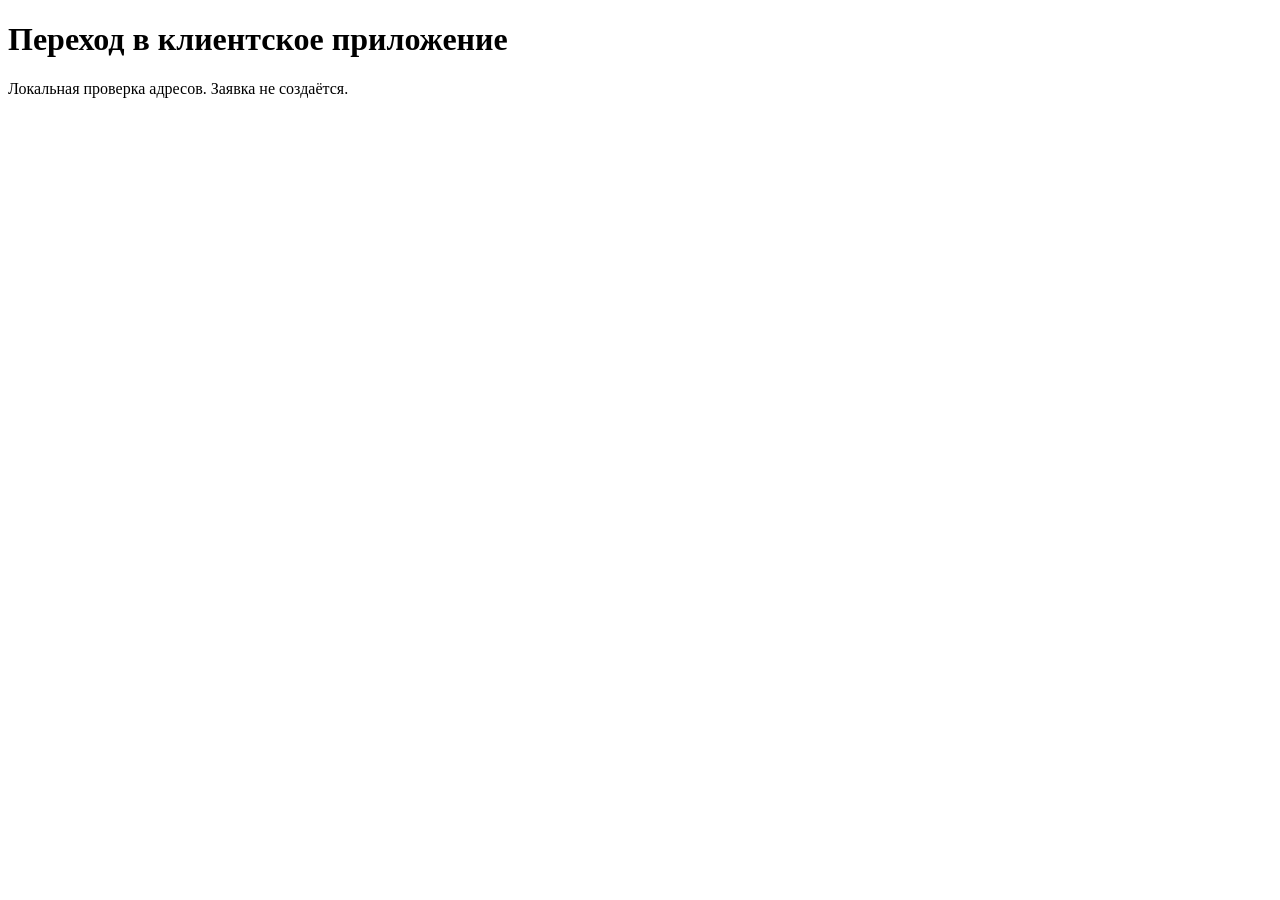
<file: qa/lotis-destination.html>
<!doctype html>
<html lang="ru"><head><meta charset="utf-8"><meta name="viewport" content="width=device-width,initial-scale=1"><title>Проверка перехода в кабинет</title></head><body>
<h1>Переход в клиентское приложение</h1><p>Локальная проверка адресов. Заявка не создаётся.</p><dl id="result"></dl>
<script>
const target = document.getElementById('result');
for (const [name,value] of new URLSearchParams(location.search)) {
  const key = document.createElement('dt'); key.textContent = name;
  const term = document.createElement('dd'); term.textContent = value;
  target.append(key,term);
}
document.body.dataset.hash = location.hash;
</script></body></html>
</file>
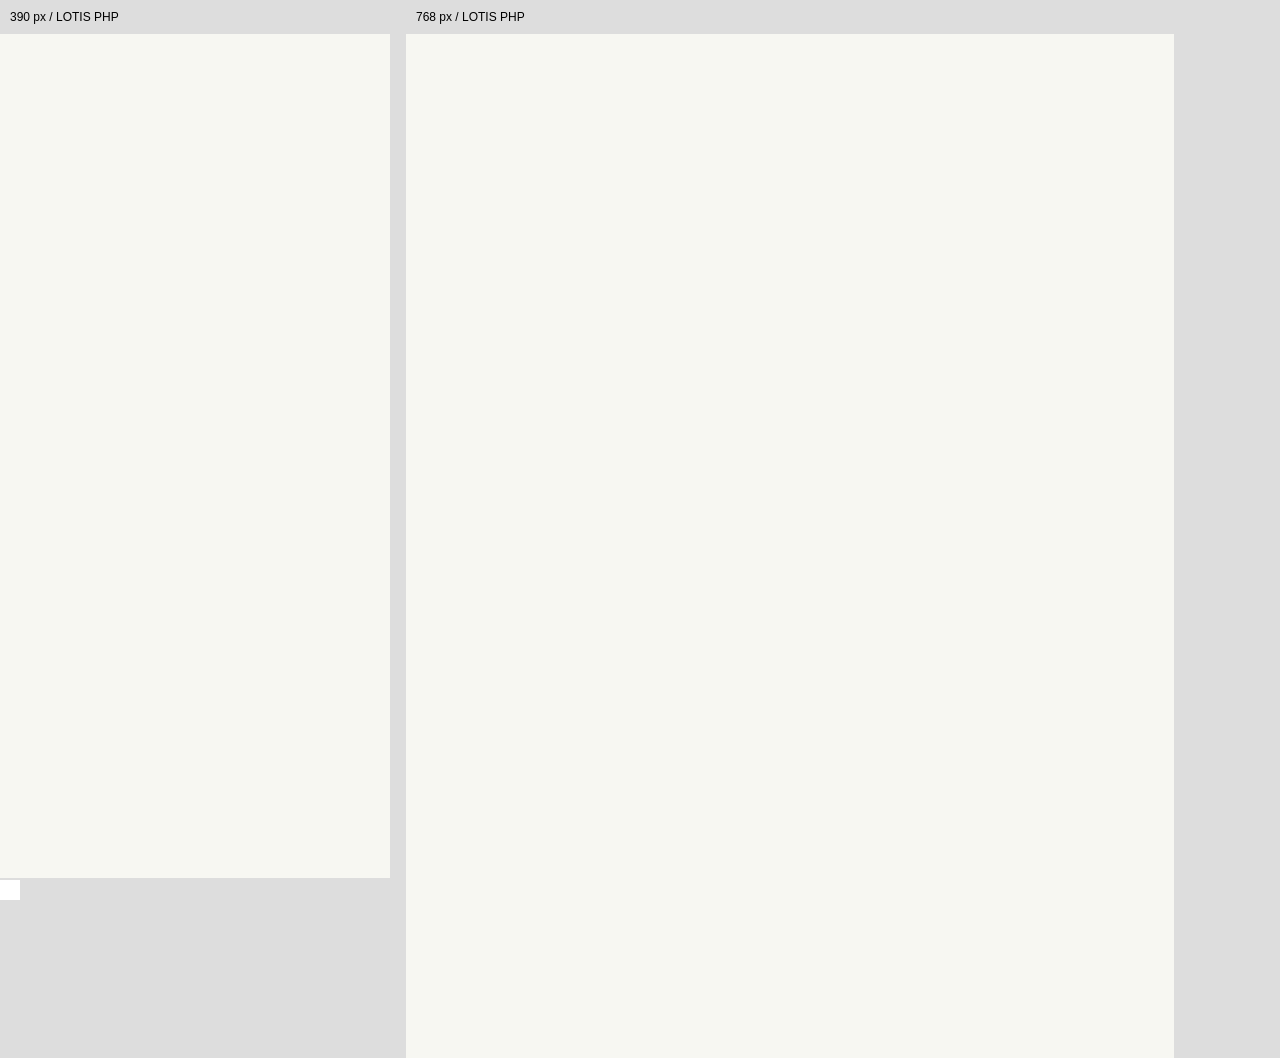
<file: qa/lotis-responsive.html>
<!doctype html><html lang="ru"><meta charset="utf-8"><meta name="viewport" content="width=device-width,initial-scale=1"><title>LOTIS responsive QA</title><style>body{margin:0;background:#ddd;font:12px Arial;display:flex;gap:16px;align-items:flex-start}section{flex-shrink:0}p{margin:10px}iframe{display:block;border:0;background:#f7f7f2}#report{position:fixed;bottom:0;left:0;background:white;padding:10px;font-size:10px;z-index:5;max-width:100vw}</style><section><p>390 px / LOTIS PHP</p><iframe title="LOTIS mobile" src="../index.php#platform" width="390" height="844"></iframe></section><section><p>768 px / LOTIS PHP</p><iframe title="LOTIS tablet" src="../index.php#platform" width="768" height="1024"></iframe></section><output id="report"></output><script>
const frames=[...document.querySelectorAll('iframe')];
function report(){document.getElementById('report').textContent=frames.map(f=>{const d=f.contentDocument;if(!d)return 'loading';const ids=[...d.querySelectorAll('[id]')].map(e=>e.id);return JSON.stringify({width:f.width,contentWidth:d.documentElement.scrollWidth,overflow:d.documentElement.scrollWidth>+f.width,h1:d.querySelectorAll('h1').length,duplicateIds:ids.filter((id,i)=>ids.indexOf(id)!==i),missingAnchors:[...d.querySelectorAll('a[href^="#"]')].filter(a=>!d.getElementById(a.hash.slice(1))).length})}).join(' | ')}
frames.forEach(f=>f.addEventListener('load',report));
</script></html>
</file>
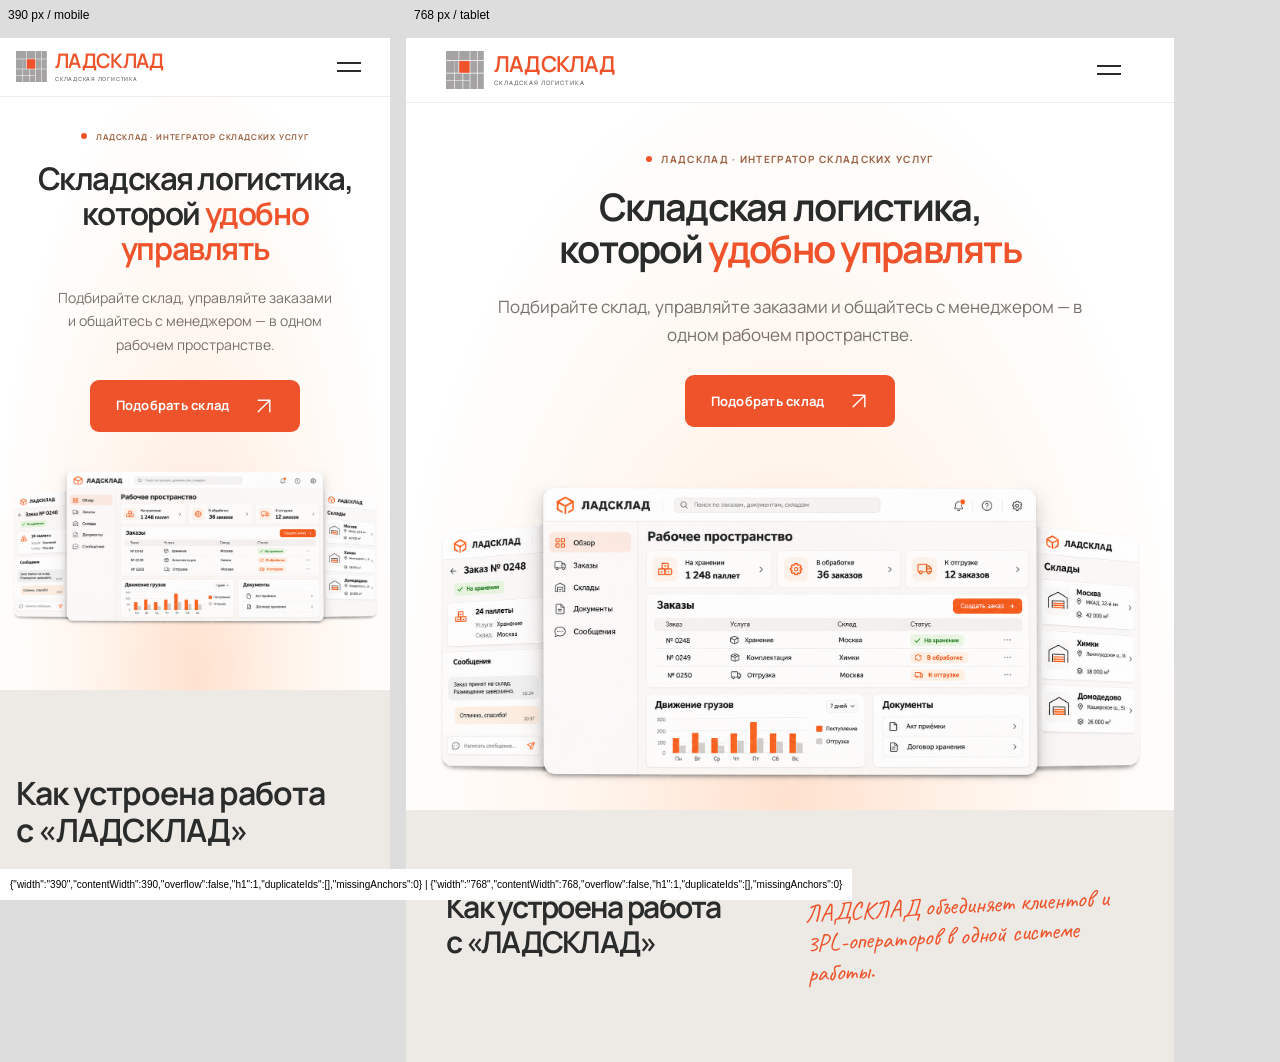
<file: qa/responsive.html>
<!doctype html><html lang="ru"><meta charset="utf-8"><meta name="viewport" content="width=device-width,initial-scale=1"><title>Responsive QA</title><style>body{margin:0;background:#ddd;font:12px Arial;display:flex;gap:16px;align-items:flex-start}section{flex-shrink:0}p{height:22px;margin:8px}iframe{display:block;border:0;background:#f7f7f2}#report{position:fixed;bottom:0;left:0;background:#fff;padding:10px;font-size:10px;z-index:5;max-width:100vw}</style><section><p>390 px / mobile</p><iframe title="Mobile 390" src="../index.html" width="390" height="844"></iframe></section><section><p>768 px / tablet</p><iframe title="Tablet 768" src="../index.html" width="768" height="1024"></iframe></section><output id="report"></output><script>const frames=[...document.querySelectorAll('iframe')];function report(){document.getElementById('report').textContent=frames.map(f=>{const d=f.contentDocument;if(!d)return 'loading';const ids=[...d.querySelectorAll('[id]')].map(x=>x.id);return JSON.stringify({width:f.width,contentWidth:d.documentElement.scrollWidth,overflow:d.documentElement.scrollWidth>+f.width,h1:d.querySelectorAll('h1').length,duplicateIds:ids.filter((id,i)=>ids.indexOf(id)!==i),missingAnchors:[...d.querySelectorAll('a[href^="#"]')].filter(a=>!d.getElementById(a.hash.slice(1))).length})}).join(' | ')}frames.forEach(f=>f.addEventListener('load',report));</script></html>
</file>
<file: rocket.css>
@font-face{font-family:Manrope;src:url('assets/manrope-variable.ttf') format('truetype');font-weight:200 800;font-style:normal;font-display:swap}
:root{--accent:#ef532b;--accent-hover:#c83c19;--ink:#2a3033;--muted:#777c81;--paper:#edeeef;--line:#dfe1e3;--white:#fff;--font:Manrope,Arial,sans-serif}
*{box-sizing:border-box}html{scroll-behavior:smooth;scroll-padding-top:100px}body{margin:0;background:var(--paper);color:var(--ink);font:400 15px/1.75 var(--font);-webkit-font-smoothing:antialiased}body.modal-open{overflow:hidden}a{color:inherit;text-decoration:none}button{font:inherit;cursor:pointer;border:0}a,button,summary{touch-action:manipulation;-webkit-tap-highlight-color:transparent}button:disabled{cursor:default}img{display:block;max-width:100%}h1,h2,h3,p{margin-top:0}h1,h2,h3{line-height:1.2}h2{font-size:40px;font-weight:700;letter-spacing:-1.45px;margin-bottom:28px}h3{font-weight:650}::selection{background:#ffd1bd;color:#222}:focus-visible{outline:3px solid var(--accent);outline-offset:5px}.container{width:calc(100% - 120px);max-width:1180px;margin-inline:auto}.section{padding:88px 0}.overline{font-size:9px;letter-spacing:.14em;font-weight:700;line-height:1.6;margin-bottom:22px;color:var(--muted)}.overline:before{content:'';display:inline-block;width:6px;height:6px;background:var(--accent);border-radius:50%;margin:0 9px 1px 0}.button{display:inline-flex;align-items:center;justify-content:center;gap:30px;min-height:48px;border-radius:30px;padding:14px 26px;background:var(--accent);color:#fff;font-size:10px;font-weight:700;line-height:1.5;letter-spacing:.055em;text-transform:uppercase;transition:background .2s,transform .2s}.button>span{font-size:20px;font-weight:400;line-height:1}.button:hover{background:var(--accent-hover);transform:translateY(-2px)}.text-link{display:inline-flex;align-items:center;gap:18px;padding:0;background:transparent;font-size:12px;font-weight:650;color:var(--accent);transition:color .2s}.text-link:hover{color:var(--accent-hover)}.text-link span{font-size:19px}.skip-link{position:fixed;top:8px;left:16px;padding:10px 20px;background:white;border:1px solid var(--accent);z-index:100;transform:translateY(-180%)}.skip-link:focus{transform:none}.utility-bar{border-bottom:1px solid var(--line);font-size:9px;color:#7c8285}.utility-inner{display:flex;justify-content:space-between;align-items:center;gap:15px;height:32px}.header{position:sticky;top:0;z-index:20;border-bottom:1px solid var(--line);background:#edeeeff5;backdrop-filter:blur(12px)}.header-inner{height:75px;display:flex;align-items:center;justify-content:space-between;gap:32px}.brand{font-size:27px;font-weight:800;line-height:1;letter-spacing:-1.5px;white-space:nowrap}.brand>span{color:var(--accent)}.desktop-nav{display:flex;gap:24px;margin-left:auto}.desktop-nav a{font-size:9px;text-transform:uppercase;letter-spacing:.055em;font-weight:600;color:#757b80}.desktop-nav a:hover,.account-link:hover{color:var(--accent)}.account-link{font-size:10px;font-weight:600;white-space:nowrap}.account-link span{margin-left:8px;color:var(--accent)}.menu-toggle{display:none;background:transparent;padding:7px}.menu-toggle>span{width:24px;height:2px;background:var(--ink);display:block;margin:6px 0}.mobile-nav,.mobile-nav[hidden]{display:none}
.rocket-hero{overflow:hidden}.rocket-hero-grid{display:grid;grid-template-columns:46% 54%;align-items:center;min-height:655px}.rocket-hero-copy{padding:25px 0 40px;position:relative;z-index:2}.rocket-hero-copy .overline{margin-bottom:27px}.rocket-hero h1{font-size:clamp(38px,4.2vw,57px);font-weight:750;letter-spacing:-2px;line-height:1.12;margin-bottom:28px}.rocket-hero h1>span{color:var(--accent)}.hero-lead{font-size:16px;font-weight:400;line-height:1.85;color:#72797e;margin-bottom:28px;max-width:460px}.hero-actions{display:flex;align-items:center;gap:20px}.round-link{height:42px;width:42px;border:1px solid #ccd0d3;border-radius:50%;display:grid;place-items:center;font-size:22px;color:#949a9f;transition:color .2s,border-color .2s}.round-link:hover{color:var(--accent);border-color:var(--accent)}.hero-caption{font-size:9px;color:#8b9093;max-width:350px;margin:23px 0 0}.rocket-hero-art{height:655px;position:relative}.hero-letter{position:absolute;top:75px;right:-42px;line-height:.9;font-weight:800;font-size:600px;color:var(--accent);letter-spacing:-40px;user-select:none}.rocket-hero-art>img{position:absolute;z-index:1;width:auto;height:90%;max-width:none;right:-20px;bottom:30px;filter:drop-shadow(0 22px 16px #2a30330a)}.hero-art-label{position:absolute;z-index:2;right:1px;bottom:45px;font-size:10px;line-height:1.6;color:#373e41;background:#fffffff0;padding:12px 17px;border-left:2px solid var(--accent);box-shadow:0 8px 30px #2a303309}.hero-art-label>span{font-size:22px;color:var(--accent);float:right;margin-left:22px}.quick-links{display:grid;grid-template-columns:repeat(3,minmax(0,1fr));background:#f8f8f9;border-radius:4px}.quick-links>a{display:flex;align-items:center;gap:18px;padding:22px 24px;border-right:1px solid var(--line);transition:background .2s}.quick-links>a:last-child{border-right:0}.quick-links>a:hover{background:#fff}.quick-index{font-size:10px;color:var(--accent);font-weight:700}.quick-links strong{display:block;font-size:12px;font-weight:650;line-height:1.4}.quick-links div>span{font-size:9px;color:var(--muted)}.quick-arrow{color:var(--accent);font-size:23px;margin-left:auto}
.mission{padding-top:100px}.mission-copy{max-width:825px;color:#777d81;font-size:17px;line-height:1.9}.mission-copy p{margin:0 0 24px}.accent-rule{display:block;height:2px;width:68px;background:var(--accent);margin-top:34px}.facts-grid{display:grid;grid-template-columns:repeat(4,minmax(0,1fr));gap:2px;margin-top:42px}.facts-grid article{background:white;padding:29px 28px 32px;border-radius:4px}.facts-grid p{font-size:15px;color:#7a8186;margin-bottom:18px}.facts-grid strong{font-size:53px;font-weight:650;letter-spacing:-2px;line-height:1.2;display:block;margin-bottom:10px}.facts-grid strong>span{font-size:35px;font-weight:500;color:var(--accent)}.facts-grid article>span{font-size:10px;color:#92979b}.demo-note{font-size:9px;color:#8d9397;margin:14px 0 0}.center-heading{text-align:center;max-width:780px;margin:0 auto 44px}.center-heading h2{margin-bottom:22px}.center-heading>p{font-size:16px;color:#858a8e;line-height:1.9;margin-bottom:0}.format-grid{display:grid;grid-template-columns:repeat(5,minmax(0,1fr));gap:2px}.format-grid article{background:#fff;text-align:center;padding:34px 16px 30px}.format-grid svg{width:59px;height:59px;margin:0 auto 24px;fill:none;stroke:var(--accent);stroke-width:1.4;stroke-linecap:round;stroke-linejoin:round}.format-grid h3{font-size:15px;margin:0 0 12px}.format-grid p{font-size:11px;color:#8c9195;margin:0;line-height:1.8}.section-footnote{font-size:9px;color:#8d9397;text-align:center;margin:19px 0 0}.section-intro{display:flex;align-items:flex-end;justify-content:space-between;gap:45px;margin-bottom:40px}.section-intro h2{margin-bottom:0}.section-intro>p{font-size:13px;color:#858b8f;line-height:1.9;max-width:365px;margin:0 0 4px}.service-grid{display:grid;grid-template-columns:repeat(2,minmax(0,1fr));gap:2px}.service-card{position:relative;display:flex;flex-direction:column;background:#fff;padding:37px 40px 28px;transition:box-shadow .3s,transform .3s}.service-card:hover{transform:translateY(-3px);box-shadow:0 15px 38px #2a30330b;z-index:1}.card-number{position:absolute;right:34px;top:29px;font-size:10px;color:#a0a5a8}.service-card h3{font-size:28px;font-weight:650;letter-spacing:-.9px;margin:0 0 22px}.service-card>p{font-size:13px;line-height:1.9;color:#858b8f;max-width:380px;margin:0 0 30px}.service-bottom{display:flex;align-items:center;justify-content:space-between;gap:20px;padding-top:18px;border-top:1px solid #eceef0;margin-top:auto}.service-bottom>span{font-size:9px;color:#8c9397}.service-arrow{height:37px;width:37px;border-radius:50%;background:#fff0e9;color:var(--accent);font-size:23px;line-height:1}.service-arrow:hover{background:var(--accent);color:white}.service-note{display:flex;align-items:center;justify-content:space-between;gap:25px;margin-top:22px}.service-note p{font-size:10px;color:#8b9196;margin:0}.service-note>.text-link{font-size:10px;white-space:nowrap}
.industry-layout{display:grid;grid-template-columns:290px minmax(0,1fr);gap:16px;align-items:start}.industry-tabs{display:flex;flex-direction:column}.industry-tabs button{text-align:left;display:flex;justify-content:space-between;align-items:center;gap:15px;padding:26px 27px;background:transparent;color:#41494e;font-size:12px;line-height:1.6;transition:background .2s,box-shadow .2s}.industry-tabs button>span{font-size:19px;color:var(--accent);opacity:0}.industry-tabs button[aria-selected="true"]{background:white;box-shadow:0 8px 22px #333c4506}.industry-tabs button[aria-selected="true"]>span{opacity:1}.industry-tabs button:hover{background:#f8f9f9}.industry-panel{display:grid;grid-template-columns:repeat(3,minmax(0,1fr));gap:2px}.industry-panel[hidden]{display:none}.industry-panel article{background:white;padding:32px 25px;min-height:302px;display:flex;flex-direction:column}.industry-panel article>span{font-size:8px;letter-spacing:.07em;color:var(--accent);font-weight:700}.industry-panel h3{font-size:20px;font-weight:600;letter-spacing:-.55px;margin:38px 0 28px;line-height:1.4}.industry-panel p{font-size:11px;color:#92989c;line-height:1.9;margin:auto 0 0}.industries .section-footnote{text-align:right}.process-grid{display:grid;grid-template-columns:repeat(4,minmax(0,1fr));gap:30px;margin-top:45px}.process-grid article{border-top:1px solid #cdd1d4;padding-top:21px}.process-grid article>span{color:var(--accent);font-size:12px}.process-grid h3{font-size:16px;font-weight:600;margin:21px 0 15px;letter-spacing:-.3px}.process-grid p{font-size:11px;line-height:1.9;color:#8b9296;margin:0;max-width:235px}.process-photo{position:relative;height:345px;overflow:hidden;margin-top:45px;background:#50595a;border-radius:4px}.process-photo:after{content:'';position:absolute;inset:0;background:linear-gradient(90deg,#1a252ee0,#26343d11 80%)}.process-photo>img{width:100%;height:100%;object-fit:cover;object-position:center 59%;filter:saturate(.35)}.process-photo>div{position:absolute;z-index:1;top:63px;left:49px;color:#fff}.process-photo span{font-size:9px;letter-spacing:.12em;opacity:.7}.process-photo strong{display:block;font-size:49px;line-height:1.2;letter-spacing:-1.8px;font-weight:600;margin-top:22px}
.platform-grid{display:grid;grid-template-columns:1fr 1.13fr;gap:64px;align-items:center}.platform h2>span{color:var(--accent)}.platform-description{font-size:13px;line-height:1.9;color:#858c90;max-width:370px}.platform-list{list-style:none;padding:0;margin:27px 0 29px;font-size:11px;color:#686f73;line-height:1.8}.platform-list li{margin:10px 0}.platform-list li:before{content:'';display:inline-block;width:1em;height:1em;vertical-align:-.14em;background-color:currentColor;-webkit-mask:url("data:image/svg+xml,%3Csvg%20xmlns%3D%22http%3A%2F%2Fwww.w3.org%2F2000%2Fsvg%22%20viewBox%3D%220%200%2024%2024%22%20fill%3D%22none%22%20stroke%3D%22black%22%20stroke-width%3D%221.7%22%20stroke-linecap%3D%22round%22%20stroke-linejoin%3D%22round%22%3E%3Cpath%20d%3D%22M5%2019%2019%205M5%205h14v14%22%2F%3E%3C%2Fsvg%3E") center/contain no-repeat;mask:url("data:image/svg+xml,%3Csvg%20xmlns%3D%22http%3A%2F%2Fwww.w3.org%2F2000%2Fsvg%22%20viewBox%3D%220%200%2024%2024%22%20fill%3D%22none%22%20stroke%3D%22black%22%20stroke-width%3D%221.7%22%20stroke-linecap%3D%22round%22%20stroke-linejoin%3D%22round%22%3E%3Cpath%20d%3D%22M5%2019%2019%205M5%205h14v14%22%2F%3E%3C%2Fsvg%3E") center/contain no-repeat;color:var(--accent);margin-right:13px}.platform-actions{display:flex;align-items:center;gap:22px;flex-wrap:wrap}.platform-actions .text-link{font-size:10px}.small-note{font-size:9px;line-height:1.7;color:#92999d;margin:19px 0 0;max-width:360px}.cabinet-demo{min-width:0;background:white;border-radius:7px;box-shadow:0 22px 50px #353e4508;border:1px solid #e6e8e9;transform:rotate(-2deg)}.cabinet-demo-top{display:flex;align-items:center;justify-content:space-between;padding:22px 24px;border-bottom:1px solid #f0f1f2}.cabinet-demo-top>strong{font-size:18px;line-height:1;letter-spacing:-1px}.cabinet-demo-top strong>span{color:var(--accent)}.cabinet-demo-top>span{display:grid;place-items:center;width:24px;height:24px;background:#fcebe3;color:#98604d;border-radius:50%;font-size:8px}.cabinet-demo-inner{padding:26px 24px 17px}.cabinet-demo-heading{display:flex;align-items:center;justify-content:space-between;gap:12px}.cabinet-demo h3{font-size:18px;letter-spacing:-.7px;margin:0}.cabinet-demo-heading>span{padding:8px 10px;background:var(--accent);color:white;font-size:7px;border-radius:3px;white-space:nowrap}.cabinet-demo-inner>p{font-size:8px;color:#a2a6aa;margin:8px 0 22px}.cabinet-summary{display:grid;grid-template-columns:repeat(3,1fr);gap:8px;margin-bottom:22px}.cabinet-summary>div{background:#f6f7f7;padding:12px}.cabinet-summary span{display:block;font-size:8px;color:#93999d}.cabinet-summary strong{display:block;font-size:27px;font-weight:600;line-height:1.5}.request-row{display:flex;align-items:center;justify-content:space-between;gap:12px;padding:18px 0;border-top:1px solid #f0f1f1}.request-row>div{min-width:0}.request-row strong{display:block;font-size:9px;line-height:1.5;font-weight:600}.request-row div>span{display:block;font-size:7px;color:#afb3b6;margin-top:5px}.request-status{font-size:7px;line-height:1.5;background:#f3f4f4;color:#93999d;padding:6px 8px;border-radius:3px;white-space:nowrap}.request-status.orange{background:#fcebe3;color:#b44323}.request-status.green{background:#edf3ea;color:#7a8d69}.cabinet-demo-foot{font-size:7px;line-height:1.8;text-align:center;border-top:1px solid #f0f1f1;color:#9a9fa2;padding-top:18px;margin-top:4px}
.partner-banner{display:grid;grid-template-columns:.6fr 1fr;background:#fff;align-items:center;gap:45px;padding:65px}.partner-symbol{font-size:280px;color:var(--accent);line-height:1;font-weight:400;justify-self:center}.partner-banner h2{font-size:33px;line-height:1.35;margin-bottom:22px;letter-spacing:-1px}.partner-banner p:not(.overline){font-size:13px;color:#8a9095;max-width:430px;line-height:1.9;margin-bottom:28px}.faq-grid{display:grid;grid-template-columns:1fr 1.8fr;gap:70px}.faq-list details{border-bottom:1px solid #d7dade}.faq-list details:first-child{border-top:1px solid #d7dade}.faq-list summary{list-style:none;cursor:pointer;display:flex;justify-content:space-between;align-items:center;gap:20px;padding:23px 0;font-size:13px;font-weight:600}.faq-list summary::-webkit-details-marker{display:none}.faq-list summary>span{font-size:24px;font-weight:300;color:var(--accent);transition:transform .2s}.faq-list details[open] summary>span{transform:rotate(45deg)}.faq-list details>p{font-size:12px;line-height:1.9;color:#858c90;padding-right:30px;margin:0 0 25px}.final-cta{padding-bottom:100px}.final-cta-grid{display:grid;grid-template-columns:1.4fr 1fr;gap:50px;align-items:center;border-top:1px solid #d9dcdf;padding-top:80px}.final-cta h2{font-size:45px;line-height:1.23;margin-bottom:25px}.final-cta h2 span{color:var(--accent)}.final-cta p:not(.overline){font-size:16px;line-height:1.9;color:#8b9296;margin-bottom:30px}.cta-graphic{position:relative;height:340px;overflow:hidden;align-self:center}.cta-graphic>span{position:absolute;font-size:400px;letter-spacing:-25px;font-weight:800;line-height:.9;color:var(--accent);top:-6px;right:15px;opacity:.12}.cta-graphic>div{position:absolute;left:40px;top:66px;font-size:42px;font-weight:750;line-height:1.2;letter-spacing:-1px}.footer{background:#e5e7e9;padding:58px 0 26px;border-top:1px solid #d9dcdf}.footer-grid{display:grid;grid-template-columns:1.1fr 1fr 1fr 1.1fr;gap:45px}.footer h3{font-size:11px;font-weight:700;margin:0 0 23px}.footer p{font-size:11px;color:#8c9397;line-height:1.9;margin:19px 0}.footer nav>a{display:block;font-size:10px;color:#898f94;margin:11px 0}.footer nav>a:hover{color:var(--accent)}.footer .text-link{font-size:10px}.footer-bottom{border-top:1px solid #d4d8dc;display:flex;align-items:center;justify-content:space-between;gap:25px;margin-top:45px;padding-top:21px;font-size:8px;color:#8e959a}.footer-bottom>a{white-space:nowrap;color:#505a61}.footer .footer-note{font-size:8px;line-height:1.7;margin:20px 0 0;color:#a1a7ab}.back-to-top{position:fixed;z-index:10;bottom:27px;right:27px;width:43px;height:43px;display:grid;place-items:center;border:5px solid white;border-radius:50%;background:var(--accent);color:white;box-shadow:0 4px 20px #ef532b20;font-size:21px}
.back-to-top[hidden]{display:none}.info-dialog{width:calc(100% - 40px);max-width:570px;padding:46px 40px 32px;border:0;border-radius:8px;background:#fff;color:var(--ink);box-shadow:0 25px 80px #1a202933}.info-dialog::backdrop{background:#252b3670;backdrop-filter:blur(7px)}.dialog-close{position:absolute;right:19px;top:12px;background:transparent;font-size:29px;font-weight:300;color:#8b9296}.info-dialog h2{font-size:32px;letter-spacing:-1px;margin:18px 0}.info-dialog>p{font-size:13px;line-height:1.9;color:#858d92}.dialog-list{list-style:none;padding:0;margin:25px 0;color:#626e75;font-size:12px}.dialog-list li{margin:12px 0}.dialog-list li:before{content:'';display:inline-block;width:1em;height:1em;vertical-align:-.14em;background-color:currentColor;-webkit-mask:url("data:image/svg+xml,%3Csvg%20xmlns%3D%22http%3A%2F%2Fwww.w3.org%2F2000%2Fsvg%22%20viewBox%3D%220%200%2024%2024%22%20fill%3D%22none%22%20stroke%3D%22black%22%20stroke-width%3D%221.7%22%20stroke-linecap%3D%22round%22%20stroke-linejoin%3D%22round%22%3E%3Cpath%20d%3D%22M5%2019%2019%205M5%205h14v14%22%2F%3E%3C%2Fsvg%3E") center/contain no-repeat;mask:url("data:image/svg+xml,%3Csvg%20xmlns%3D%22http%3A%2F%2Fwww.w3.org%2F2000%2Fsvg%22%20viewBox%3D%220%200%2024%2024%22%20fill%3D%22none%22%20stroke%3D%22black%22%20stroke-width%3D%221.7%22%20stroke-linecap%3D%22round%22%20stroke-linejoin%3D%22round%22%3E%3Cpath%20d%3D%22M5%2019%2019%205M5%205h14v14%22%2F%3E%3C%2Fsvg%3E") center/contain no-repeat;color:var(--accent);margin-right:12px}.dialog-actions{display:flex;align-items:center;gap:23px;flex-wrap:wrap;margin:25px 0 20px}.info-dialog .dialog-note{font-size:10px;color:#989fa3;line-height:1.7;margin-bottom:0}.info-dialog .dialog-feedback{font-size:11px;color:var(--accent);margin:12px 0 0}.info-dialog .dialog-feedback:empty{display:none}
@media(min-width:1500px){.rocket-hero-grid,.rocket-hero-art{min-height:700px;height:700px}.rocket-hero-art>img{width:auto;height:94%;right:-40px;bottom:15px}.hero-letter{font-size:670px;top:60px;right:-60px}}
@media(max-width:1100px){.container{width:calc(100% - 80px)}.header-inner{gap:24px}.desktop-nav{gap:18px}.desktop-nav a{font-size:8px}.account-link{font-size:9px}.rocket-hero-grid{grid-template-columns:46% 54%;min-height:600px}.rocket-hero-art{height:600px}.rocket-hero h1{font-size:46px;letter-spacing:-1.7px}.hero-lead{font-size:14px}.rocket-hero-art>img{width:auto;height:87%;right:-35px;bottom:40px}.hero-letter{font-size:530px;top:80px;right:-20px}.hero-art-label{right:0;bottom:35px;font-size:8px}.quick-links>a{padding:20px 17px;gap:13px}.quick-links strong{font-size:10px}.quick-links div>span{font-size:8px}.section{padding:75px 0}h2{font-size:36px}.industry-layout{grid-template-columns:240px minmax(0,1fr);gap:12px}.industry-tabs button{padding:25px 20px;font-size:11px}.industry-panel article{padding:27px 18px;min-height:300px}.industry-panel h3{font-size:18px}.industry-panel p{font-size:10px}.platform-grid{gap:40px}.cabinet-demo-inner{padding:23px 18px 15px}.partner-banner{padding:45px;gap:25px}.partner-banner h2{font-size:29px}.partner-symbol{font-size:240px}.footer-grid{gap:30px}.hero-caption{font-size:8px}}
@media(max-width:900px){.header-inner{height:68px}.desktop-nav,.account-link{display:none}.menu-toggle{display:block;margin-left:auto}.mobile-nav:not([hidden]){display:grid;padding:22px 40px;gap:18px;border-top:1px solid var(--line);font-size:13px;background:var(--paper)}.mobile-nav .button{justify-self:start}.rocket-hero-grid{min-height:560px;grid-template-columns:46% 54%}.rocket-hero-art{height:560px}.rocket-hero h1{font-size:39px;letter-spacing:-1.3px}.hero-lead{font-size:12px}.hero-letter{font-size:450px;top:92px;right:-10px}.rocket-hero-art>img{width:auto;height:80%;right:-40px;bottom:60px}.hero-art-label{bottom:45px}.facts-grid article{padding:25px 20px}.facts-grid strong{font-size:43px}.facts-grid p{font-size:12px}.format-grid article{padding:27px 10px}.format-grid h3{font-size:12px}.format-grid p{font-size:10px}.format-grid svg{width:48px;height:48px}.section-intro{align-items:flex-start;gap:30px}.section-intro>p{max-width:250px;font-size:11px;margin-top:40px}.industry-layout{grid-template-columns:1fr}.industry-tabs{flex-direction:row;gap:2px}.industry-tabs button{flex:1;font-size:10px;padding:20px 15px;align-items:flex-start}.industry-tabs button>span{font-size:15px}.industry-panel article{min-height:260px;padding:28px 24px}.industry-panel h3{font-size:21px;margin:30px 0 24px}.process-grid{grid-template-columns:1fr 1fr;gap:30px}.process-grid p{max-width:none}.platform-grid{grid-template-columns:1fr 1.05fr;gap:30px}.platform h2{font-size:34px}.platform-description{font-size:12px}.platform-actions{gap:20px}.cabinet-demo h3{font-size:15px}.request-row strong{font-size:8px}.request-row{gap:9px}.request-status{font-size:6px;padding:5px}.cabinet-demo-top{padding:20px}.cabinet-summary>div{padding:10px}.cabinet-summary strong{font-size:25px}.partner-banner{padding:40px;grid-template-columns:.45fr 1fr}.partner-symbol{font-size:190px}.partner-banner h2{font-size:27px}.faq-grid{gap:40px}.final-cta h2{font-size:38px}.cta-graphic>div{font-size:35px;left:5px}.cta-graphic>span{font-size:340px;right:0;top:30px}.footer-grid{grid-template-columns:1fr 1fr;gap:35px 65px}.footer-bottom{flex-wrap:wrap}.quick-links>a{gap:10px}.quick-arrow{font-size:20px}}
@media(max-width:600px){.container{width:calc(100% - 40px)}.section{padding:54px 0}.utility-inner{font-size:8px;gap:10px;height:32px}.header-inner{height:65px}.brand{font-size:25px}.rocket-hero-grid{display:flex;flex-direction:column;min-height:0;align-items:stretch}.rocket-hero-copy{padding:42px 0 0}.rocket-hero-copy .overline{font-size:8px;margin-bottom:20px}.rocket-hero h1{font-size:42px;letter-spacing:-1.6px;line-height:1.12;margin-bottom:24px}.hero-lead{font-size:13px;line-height:1.8;max-width:350px;margin-bottom:24px}.hero-caption{font-size:8px;max-width:none;margin-top:18px}.hero-actions{gap:16px}.button{min-height:45px;padding:13px 23px;font-size:9px;gap:25px}.round-link{width:40px;height:40px;font-size:20px}.rocket-hero-art{height:370px;max-width:390px;width:100%;align-self:center;margin-top:5px}.hero-letter{font-size:380px;top:18px;right:4px;letter-spacing:-30px}.rocket-hero-art>img{width:auto;height:100%;right:-7px;bottom:0}.hero-art-label{right:0;bottom:13px;font-size:7px;padding:9px 11px;line-height:1.6}.hero-art-label>span{font-size:18px;margin-left:15px}.quick-links{grid-template-columns:1fr;margin-top:5px}.quick-links>a{padding:19px 20px;border-right:0;border-bottom:1px solid #e5e7e8;gap:17px}.quick-links>a:last-child{border-bottom:0}.quick-links strong{font-size:11px}.quick-links div>span{font-size:9px}.quick-index{font-size:9px}.quick-arrow{font-size:24px}.mission{padding-top:65px}.overline{font-size:8px;margin-bottom:19px}h2{font-size:31px;letter-spacing:-1.1px;line-height:1.25;margin-bottom:24px}.mission-copy{font-size:13px;line-height:1.95}.mission-copy p{margin-bottom:20px}.accent-rule{margin-top:28px;width:53px}.facts-grid{grid-template-columns:1fr 1fr;margin-top:32px;gap:2px}.facts-grid article{padding:23px 20px}.facts-grid p{font-size:12px;margin-bottom:15px}.facts-grid strong{font-size:44px;letter-spacing:-2px;margin-bottom:9px}.facts-grid strong>span{font-size:29px}.facts-grid article>span{font-size:9px}.demo-note{font-size:8px;line-height:1.8;max-width:300px}.center-heading{margin-bottom:31px;text-align:left}.center-heading>p{font-size:12px;line-height:1.9}.format-grid{grid-template-columns:1fr 1fr;gap:2px}.format-grid article{padding:26px 12px}.format-grid article:last-child{grid-column:1/-1;display:grid;grid-template-columns:55px 1fr;column-gap:22px;text-align:left;align-items:center;padding:23px 29px}.format-grid article:last-child svg{grid-row:1/3;margin:0}.format-grid article:last-child h3{align-self:end;margin-bottom:6px}.format-grid article:last-child p{align-self:start}.format-grid svg{width:45px;height:45px;margin-bottom:18px}.format-grid h3{font-size:13px;margin-bottom:8px}.format-grid p{font-size:10px}.section-footnote{font-size:8px;line-height:1.8;text-align:left}.section-intro{display:block;margin-bottom:30px}.section-intro>p{margin-top:20px;font-size:12px;max-width:none}.service-grid{grid-template-columns:1fr;gap:3px}.service-card{padding:29px 27px 22px}.card-number{right:26px;top:24px;font-size:9px}.service-card h3{font-size:25px;margin-bottom:19px}.service-card>p{font-size:12px;line-height:1.85;margin-bottom:25px;max-width:none}.service-bottom{padding-top:14px}.service-bottom>span{font-size:8px}.service-note{align-items:flex-start;flex-direction:column;gap:16px}.service-note p{font-size:9px;max-width:290px}.service-note>.text-link{font-size:10px}.industry-tabs{display:grid;grid-template-columns:1fr 1fr;gap:3px}.industry-tabs button{font-size:10px;padding:16px 13px;line-height:1.6;min-height:63px}.industry-tabs button>span{font-size:16px}.industry-panel{grid-template-columns:1fr;gap:3px}.industry-panel article{min-height:0;padding:25px}.industry-panel h3{font-size:23px;line-height:1.35;margin:20px 0 16px}.industry-panel p{font-size:12px;line-height:1.8;max-width:290px}.industry-panel article>span{font-size:8px}.industries .section-footnote{text-align:left}.process-grid{gap:27px 24px;margin-top:30px}.process-grid article{padding-top:18px}.process-grid article>span{font-size:10px}.process-grid h3{font-size:15px;line-height:1.5;letter-spacing:-.3px;margin:15px 0 12px}.process-grid p{font-size:10px;line-height:1.9}.process-photo{height:260px;margin-top:32px}.process-photo>div{left:27px;top:42px}.process-photo strong{font-size:38px;letter-spacing:-1px;margin-top:20px}.process-photo span{font-size:7px}.platform-grid{grid-template-columns:1fr;gap:38px}.platform h2{font-size:33px}.platform-description{font-size:12px;max-width:none}.platform-list{font-size:11px;margin:23px 0 25px}.platform-actions{gap:22px}.platform-actions .text-link{font-size:10px}.small-note{font-size:9px;max-width:none;line-height:1.8}.cabinet-demo{margin:0 4px;transform:rotate(-1.5deg)}.cabinet-demo-inner{padding:22px 17px 17px}.cabinet-demo-top{padding:19px}.cabinet-demo h3{font-size:17px}.request-row strong{font-size:9px}.request-status{font-size:6px}.request-row div>span{font-size:7px}.cabinet-summary>div{padding:10px}.cabinet-summary span{font-size:7px}.cabinet-summary strong{font-size:25px}.cabinet-demo-heading>span{font-size:6px}.cabinet-demo-foot{font-size:6px}.partner-banner{display:flex;flex-direction:column;padding:33px 27px;align-items:flex-start;gap:20px}.partner-symbol{font-size:100px;line-height:.8;align-self:flex-end}.partner-banner h2{font-size:27px;letter-spacing:-.8px}.partner-banner p:not(.overline){font-size:12px;margin-bottom:24px}.faq-grid{grid-template-columns:1fr;gap:10px}.faq-list summary{font-size:12px;padding:20px 0}.faq-list details>p{font-size:12px;line-height:1.9;padding-right:10px}.final-cta{padding-top:20px;padding-bottom:60px}.final-cta-grid{grid-template-columns:1fr;padding-top:48px;gap:20px}.final-cta h2{font-size:33px;line-height:1.3}.final-cta p:not(.overline){font-size:13px}.cta-graphic{display:none}.footer{padding:40px 0 20px}.footer-grid{gap:25px 24px;grid-template-columns:1fr 1fr}.footer-grid>div:first-child{grid-column:1/-1;display:flex;gap:25px;align-items:center;justify-content:space-between}.footer-grid>div:last-child{grid-column:1/-1}.footer-grid>div:first-child>p{margin:0;font-size:9px}.footer h3{font-size:10px;margin-bottom:20px}.footer nav>a{font-size:10px}.footer p{font-size:10px}.footer-grid>div:last-child>p{margin:14px 0}.footer-bottom{gap:15px;margin-top:29px;padding-top:19px;font-size:7px}.footer-bottom>span:nth-child(2){order:3;width:100%}.footer .footer-note{font-size:7px;line-height:1.8}.back-to-top{right:16px;bottom:17px;width:37px;height:37px;border-width:4px;font-size:18px}.info-dialog{padding:43px 26px 26px}.info-dialog h2{font-size:27px}.info-dialog>p{font-size:12px}.dialog-list{font-size:11px}.dialog-actions{gap:21px}.dialog-actions .text-link{font-size:11px}}
@media(max-width:360px){.container{width:calc(100% - 32px)}.rocket-hero h1{font-size:37px}.hero-lead{font-size:12px}.rocket-hero-art{height:330px}.hero-letter{font-size:335px;right:0}.utility-inner>span{font-size:7px}.request-row strong{font-size:8px}.request-status{font-size:5px}h2{font-size:28px}.platform-actions{gap:18px}.platform-actions .text-link{font-size:9px}.partner-banner{padding:30px 24px}.final-cta h2{font-size:30px}.footer-grid{gap:25px 15px}}
/* Independent orange direction: editorial heading, route scene and open grids. */
:root{--paper:#f6f5f1;--ink:#292c2b;--muted:#747874;--line:#dfdfd8}
body{font-size:15px}.section{padding:94px 0}h2{font-size:44px;line-height:1.15;letter-spacing:-1.8px}.overline{font-size:10px;letter-spacing:.1em;color:#6d736e}.button{font-size:11px;min-height:52px;border-radius:9px;letter-spacing:.02em;padding:15px 25px;text-transform:none}.header{background:#f6f5f1ed}.header-inner{height:82px}.desktop-nav a{font-size:11px;text-transform:none;letter-spacing:0}.account-link{font-size:11px;border:1px solid #d4d6cf;border-radius:8px;padding:10px 14px}.utility-inner{height:34px}.utility-bar{font-size:10px}
.rocket-hero{padding:46px 0 0;overflow:hidden}.hero-heading{display:flex;justify-content:space-between;align-items:flex-end;gap:30px;margin-bottom:37px}.hero-heading .overline{margin-bottom:19px}.rocket-hero h1{font-size:clamp(45px,5.25vw,72px);line-height:1.05;letter-spacing:-3.5px;font-weight:650;margin:0}.hero-network{display:flex;align-items:center;gap:17px;margin:0 0 8px 25px;flex-shrink:0}.hero-network>strong{font-size:49px;letter-spacing:-2px;line-height:1.1;font-weight:650}.hero-network strong>span{font-size:29px;color:var(--accent)}.hero-network>span{font-size:10px;line-height:1.65;color:#767b75}.hero-network:hover{color:var(--accent)}
.hero-scene-grid{display:grid;grid-template-columns:.75fr 1.7fr;gap:40px;align-items:center}.rocket-hero-copy{padding:12px 0 24px}.hero-lead{font-size:20px;line-height:1.5;letter-spacing:-.45px;color:var(--ink);margin-bottom:17px;font-weight:550}.hero-description{font-size:13px;line-height:1.85;color:#777d76;max-width:290px;margin:0 0 27px}.hero-process-link{display:flex;align-items:center;justify-content:space-between;max-width:200px;font-size:11px;color:#646c65;margin-top:23px}.hero-process-link>span{font-size:20px}.hero-process-link:hover{color:var(--accent)}
.rocket-hero-art{height:370px;min-height:0;position:relative;border-radius:20px;overflow:hidden;background:#f6a17c;isolation:isolate;width:100%;max-width:none;margin:0;align-self:stretch}.rocket-hero-art:before{content:'';position:absolute;width:520px;height:520px;right:-120px;top:-175px;border:1px solid #ffffff30;border-radius:50%;box-shadow:0 0 0 56px #ffffff0c,0 0 0 115px #ffffff08}.hero-art-top{position:absolute;inset:24px 28px auto;display:flex;justify-content:space-between;align-items:flex-start;font-size:10px;line-height:1.6;font-weight:650;letter-spacing:.04em;color:#6b3226}.scene-cross{font-size:34px;line-height:.8;font-weight:300}.scene-route{position:absolute;inset:0;width:100%;height:100%;stroke:#fff8eb;stroke-width:1.5;opacity:.5}.scene-route circle{fill:#fff8eb;stroke:none}.rocket-hero-art>img{width:350px;height:350px;max-width:none;object-fit:contain;right:9%;bottom:3px;z-index:1;filter:drop-shadow(0 20px 13px #77382025)}.scene-location{position:absolute;font-size:9px;color:#71392a;background:#f8b492d9;padding:3px 7px;border-radius:4px}.location-one{left:11%;top:45%}.location-two{right:11%;top:27%}.hero-art-label{left:22px;right:auto;bottom:42px;border:1px solid #fff8e9c9;border-radius:9px;background:#fff6ebec;box-shadow:none;display:flex;align-items:center;gap:9px;font-size:10px;color:#5a4436;line-height:1.5;padding:11px 14px}.hero-art-label .scene-dot{float:none;margin:0;width:7px;height:7px;border-radius:50%;background:var(--accent)}.scene-footer{position:absolute;bottom:13px;left:25px;font-size:8px;font-weight:650;letter-spacing:.1em;color:#713c2d}
.quick-links{background:transparent;border-radius:0;gap:32px;margin-top:35px}.quick-links>a{padding:19px 0 20px;border:0;border-top:1px solid #d7d9d0;gap:15px}.quick-links>a:hover{background:transparent;border-top-color:var(--accent)}.quick-links strong{font-size:12px}.quick-links div>span{font-size:10px}.quick-index{align-self:flex-start;margin-top:4px}.quick-arrow{font-size:22px}
.mission>.container{display:grid;grid-template-columns:1.1fr 1fr;gap:100px;align-items:center}.mission-copy{font-size:14px;line-height:1.9;max-width:490px}.mission-copy p:last-child{margin-bottom:0}.facts-grid{margin:0;gap:0}.facts-grid article{background:transparent;padding:24px 0 23px 20px;border-left:1px solid #dadcd4;border-radius:0}.facts-grid article:nth-child(odd){padding-left:0;border-left:0}.facts-grid{grid-template-columns:1fr 1fr}.facts-grid article:nth-child(n+3){border-top:1px solid #dadcd4}.facts-grid p{font-size:11px;margin-bottom:12px}.facts-grid strong{font-size:57px;letter-spacing:-2.5px}.facts-grid article>span{font-size:10px}.demo-note{font-size:9px;color:#8d938d;margin-top:20px}
.services{background:#fff;padding-bottom:65px}.service-grid{gap:18px;grid-template-columns:1.3fr 1fr}.service-card{background:#f2f2ed;border-radius:16px;padding:35px 33px 24px}.service-card:nth-child(1){background:#fce4d7}.service-card:nth-child(4){background:#e9ece3}.service-card h3{font-size:30px;letter-spacing:-1px}.service-card>p{color:#72796e;font-size:13px}.card-number{color:#8d938c}.service-bottom{border-color:#d6d7cc}.service-bottom>span{font-size:10px}.service-arrow{width:43px;height:43px;background:#fff;color:var(--ink);border-radius:9px}.service-note p{font-size:11px}.service-note>.text-link{font-size:12px}
.formats{padding:35px 0 55px;background:#fff}.formats .container{border-top:1px solid var(--line);padding-top:36px}.formats .center-heading{max-width:none;text-align:left;display:flex;justify-content:space-between;gap:30px;align-items:center;margin-bottom:30px}.formats h2{font-size:25px;letter-spacing:-.7px;margin:0}.formats .center-heading>p{font-size:12px}.format-grid{gap:22px}.format-grid article{background:transparent;text-align:left;padding:0}.format-grid svg{width:40px;height:40px;margin:0 0 17px}.format-grid h3{font-size:14px}.format-grid p{font-size:11px}.formats .section-footnote{text-align:left;font-size:10px;margin-top:27px}
.industries .center-heading{text-align:left;max-width:none;margin:0 0 35px}.industry-layout{grid-template-columns:1fr;gap:25px}.industry-tabs{flex-direction:row;gap:10px}.industry-tabs button{border:1px solid #dedfd5;border-radius:8px;padding:14px 20px;font-size:12px;gap:30px}.industry-tabs button[aria-selected="true"]{color:#fff;background:var(--ink);border-color:var(--ink);box-shadow:none}.industry-tabs button[aria-selected="true"]>span{color:#ff8a61}.industry-tabs button:hover{background:#e7e9df}.industry-tabs button[aria-selected="true"]:hover{background:#41453f}.industry-panel{gap:24px}.industry-panel article{background:transparent;min-height:230px;padding:23px 0 0;border-top:2px solid #d9dbd1}.industry-panel h3{font-size:25px;margin:23px 0 18px}.industry-panel p{font-size:13px;color:#747b72;max-width:300px}.industries .section-footnote{text-align:left;font-size:10px}
.process{background:#292e2b;color:#f7f6f1}.process .overline{color:#b5bcb3}.process .section-intro>p{color:#b6bdb4;font-size:13px}.process-body{display:grid;grid-template-columns:1fr 1fr;gap:55px;align-items:stretch}.process-grid{order:2;grid-template-columns:1fr;gap:0;margin:0}.process-grid article{position:relative;border-top:1px solid #535b52;padding:20px 0 20px 46px}.process-grid article>span{position:absolute;left:0;top:22px;color:#fa8962;font-size:12px}.process-grid h3{margin:0 0 8px;font-size:18px}.process-grid p{font-size:12px;line-height:1.8;color:#aab3a7;max-width:350px}.process-photo{order:1;height:auto;min-height:420px;margin:0;border-radius:16px}.process-photo>img{position:absolute;inset:0;object-position:58% center;filter:saturate(.6)}.process-photo:after{background:linear-gradient(0deg,#151e1dde,transparent 80%)}.process-photo>div{top:auto;left:30px;bottom:34px}.process-photo strong{font-size:42px;margin-top:16px}.process-photo span{font-size:9px}
.platform-grid{gap:75px}.cabinet-demo{transform:none;border-radius:16px;box-shadow:20px 20px 0 #e5e8dd}.platform-description{font-size:14px}.platform-list{font-size:12px}.small-note{font-size:10px}.cabinet-demo-heading>span{border-radius:5px}.platform-actions .text-link{font-size:11px}
.partner-section{padding-top:10px;padding-bottom:70px}.partner-banner{background:#eee8dc;border-radius:20px;grid-template-columns:1fr 1.7fr;padding:52px 65px;gap:65px}.partner-symbol{font-size:11px;line-height:1.7;color:#7d7565;display:flex;flex-direction:column;align-items:center;gap:14px;font-weight:600;letter-spacing:.06em;justify-self:stretch;text-align:center}.partner-warehouse{font-size:130px;line-height:1.1;font-weight:400;color:var(--accent);width:100%;background:repeating-linear-gradient(90deg,transparent,transparent 32px,#d7cdb920 33px)}.partner-banner h2{font-size:35px}.partner-banner p:not(.overline){color:#77786e;max-width:490px;font-size:13px}
.faq-grid{grid-template-columns:1fr 1.6fr;gap:100px}.faq-list summary{font-size:14px;padding:25px 0}.faq-list details>p{font-size:13px;color:#737b70}
.final-cta{padding:20px 0 80px}.final-cta-grid{border:0;background:#f9ded0;border-radius:20px;padding:55px;grid-template-columns:1.5fr 1fr;gap:40px}.final-cta h2{font-size:42px}.final-cta p:not(.overline){font-size:14px;color:#8a7265}.cta-graphic{height:270px;overflow:visible;display:block}.cta-graphic .cargo-block{position:absolute;font-size:19px;line-height:1.25;letter-spacing:-.3px;font-weight:650;padding:22px;border:1px solid #a7745b55;border-radius:5px}.block-one{left:0;top:65px;width:140px;height:140px;background:#edc2a5;transform:rotate(-8deg)}.cta-graphic .block-two{left:135px;top:20px;width:150px;height:185px;background:#ef532b;color:#fff;border-color:#ef532b;transform:rotate(5deg)}.cta-graphic .block-three{left:4px;top:210px;width:280px;height:45px;font-size:10px;letter-spacing:.12em;padding:15px;background:#f0ceba}.footer{background:#eceee7}.footer p,.footer nav>a{font-size:12px;color:#7b8477}.footer h3{font-size:12px}.footer-bottom{font-size:10px}.footer .footer-note{font-size:9px}
@media(min-width:1500px){.rocket-hero-art{height:390px;min-height:0}.rocket-hero-art>img{height:375px;width:375px;right:10%;bottom:0}}
@media(max-width:1100px){.hero-network{display:none}.hero-scene-grid{gap:30px;grid-template-columns:1fr 1.7fr}.rocket-hero-art{height:350px}.rocket-hero-art>img{height:320px;width:320px;right:4%;bottom:7px}.hero-art-label{left:15px;bottom:35px;font-size:9px}.hero-lead{font-size:18px}.mission>.container{gap:50px}.facts-grid strong{font-size:48px}.desktop-nav{gap:17px}.desktop-nav a{font-size:10px}.header-inner{gap:20px}.process-body{gap:35px}.partner-banner{gap:35px;padding:45px}.final-cta-grid{padding:40px;gap:20px}.final-cta h2{font-size:37px}.cta-graphic{transform:scale(.85);transform-origin:left center}.footer-bottom{font-size:9px}}
@media(max-width:900px){.rocket-hero{padding-top:35px}.rocket-hero h1{font-size:51px;letter-spacing:-2.3px}.rocket-hero-art{height:340px}.rocket-hero-art>img{height:285px;width:285px;right:1%;bottom:16px}.hero-art-top{inset:19px 21px auto;font-size:8px}.hero-art-label{font-size:8px;bottom:36px;left:14px}.hero-description{font-size:12px}.hero-lead{font-size:17px}.mission>.container{grid-template-columns:1fr;gap:35px}.mission-copy{max-width:none;columns:2;column-gap:35px}.facts-grid{grid-template-columns:repeat(4,minmax(0,1fr))}.facts-grid article{padding:15px 0 15px 20px!important;border-left:1px solid #dadcd4!important;border-top:0!important}.facts-grid article:first-child{padding-left:0!important;border-left:0!important}.facts-grid strong{font-size:43px}.section{padding:65px 0}.industry-tabs{display:grid;grid-template-columns:1fr 1fr}.industry-tabs button{font-size:12px;justify-content:space-between}.industry-panel h3{font-size:22px}.industry-panel p{font-size:12px}.process-body{gap:27px}.process-photo{min-height:450px}.process-grid h3{font-size:16px}.process-photo strong{font-size:34px}.platform-grid{grid-template-columns:1fr;gap:35px}.cabinet-demo{max-width:580px;transform:none;width:calc(100% - 18px)}.platform-description{max-width:550px}.platform-list{margin:22px 0}.platform-actions .text-link{font-size:12px}.partner-banner{grid-template-columns:.7fr 1.5fr;padding:35px;gap:30px}.partner-banner h2{font-size:28px}.faq-grid{gap:45px;grid-template-columns:1fr 1.7fr}.final-cta{padding-top:0}.final-cta-grid{grid-template-columns:1fr;padding:40px}.cta-graphic{display:none}.quick-links{gap:20px}.quick-links strong{font-size:11px}.quick-links div>span{font-size:9px}.services{padding-bottom:30px}.formats{padding-top:10px;padding-bottom:50px}.partner-section{padding-top:0}}
@media(max-width:600px){.container{width:calc(100% - 40px)}.header-inner{height:65px}.hero-heading{margin-bottom:26px}.hero-heading .overline{font-size:8px;letter-spacing:.055em;max-width:250px;line-height:1.7;margin-bottom:17px}.rocket-hero h1{font-size:36px;letter-spacing:-1.5px;line-height:1.12}.rocket-hero{padding-top:30px}.hero-scene-grid{display:flex;flex-direction:column;gap:27px;align-items:stretch}.rocket-hero-copy{padding:0;display:grid;grid-template-columns:1fr;gap:0}.hero-lead{font-size:19px;line-height:1.5;margin-bottom:12px}.hero-description{font-size:12px;line-height:1.8;max-width:340px;margin-bottom:23px}.hero-actions .button{min-height:48px;font-size:11px}.hero-process-link{margin:17px 0 0;max-width:179px;font-size:11px}.rocket-hero-art{height:300px;max-width:none;margin:0;border-radius:15px;align-self:stretch}.rocket-hero-art>img{height:270px;width:270px;right:0;bottom:4px}.hero-art-top{inset:17px 18px auto;font-size:8px}.hero-art-label{left:12px;bottom:34px;font-size:8px;padding:8px 10px;gap:6px;border-radius:7px}.scene-footer{left:17px;bottom:12px;font-size:6px}.scene-location{font-size:7px}.location-one{left:7%;top:42%}.location-two{right:8%;top:24%}.quick-links{grid-template-columns:1fr;gap:0;margin-top:23px}.quick-links>a{padding:18px 0;border-bottom:0;border-top:1px solid #d7d9d0}.quick-links strong{font-size:12px}.quick-links div>span{font-size:10px}.quick-index{font-size:10px}.section{padding:54px 0}h2{font-size:32px;letter-spacing:-1.15px}.mission>.container{gap:30px}.mission-copy{columns:auto;font-size:13px}.facts-grid{grid-template-columns:1fr 1fr}.facts-grid article{padding:20px 0 20px 20px!important}.facts-grid article:nth-child(odd){padding-left:0!important;border-left:0!important}.facts-grid article:nth-child(n+3){border-top:1px solid #dadcd4!important}.facts-grid p{font-size:11px}.facts-grid strong{font-size:49px}.facts-grid article>span{font-size:10px}.demo-note{font-size:8px}.services{padding-bottom:30px}.service-grid{grid-template-columns:1fr;gap:12px}.service-card{padding:29px 25px 24px;border-radius:13px}.service-card h3{font-size:28px}.service-card>p{font-size:12px}.service-bottom>span{font-size:9px}.service-note p{font-size:10px}.formats{padding:10px 0 40px}.formats .center-heading{display:block}.formats h2{font-size:24px;margin-bottom:12px}.formats .center-heading>p{font-size:12px}.format-grid{gap:27px 20px;grid-template-columns:1fr 1fr}.format-grid article{padding:0;text-align:left}.format-grid article:last-child{padding:0;display:grid;grid-template-columns:40px 1fr;gap:0 18px}.format-grid svg{width:38px;height:38px;margin:0 0 14px}.format-grid h3{font-size:14px}.format-grid p{font-size:11px}.formats .section-footnote{font-size:9px}.industry-tabs{gap:7px}.industry-tabs button{font-size:10px;padding:12px;min-height:55px;gap:10px}.industry-panel{grid-template-columns:1fr;gap:22px}.industry-panel article{padding:22px 0 0;min-height:0}.industry-panel h3{font-size:24px;margin:20px 0 14px}.industry-panel p{font-size:12px;max-width:none}.industries .section-footnote{font-size:9px}.process-body{grid-template-columns:1fr;gap:28px}.process-grid{order:1}.process-photo{order:2;min-height:300px;border-radius:13px}.process-photo>div{left:25px;bottom:28px}.process-photo strong{font-size:36px}.process-grid article{padding:21px 0 21px 40px}.process-grid p{font-size:12px}.process-grid h3{font-size:17px}.process .section-intro>p{font-size:12px}.platform h2{font-size:32px}.platform-description{font-size:13px}.platform-list{font-size:11px}.cabinet-demo{margin:0;width:calc(100% - 10px);box-shadow:10px 12px 0 #e5e8dd;border-radius:12px}.platform-actions{gap:20px}.platform-actions .text-link{font-size:11px}.small-note{font-size:9px}.partner-section{padding:5px 0 30px}.partner-banner{display:grid;grid-template-columns:1fr;padding:30px 25px;gap:23px;width:calc(100% - 40px);border-radius:15px}.partner-symbol{display:none}.partner-banner h2{font-size:28px}.partner-banner p:not(.overline){font-size:12px}.faq-grid{grid-template-columns:1fr;gap:10px}.faq-list summary{font-size:12px;padding:22px 0}.faq-list details>p{font-size:12px}.final-cta{padding:0 0 50px}.final-cta-grid{padding:32px 25px;border-radius:15px;gap:0}.final-cta h2{font-size:31px;line-height:1.2}.final-cta p:not(.overline){font-size:13px}.final-cta .overline{font-size:8px}.button{min-height:48px;font-size:11px;padding:14px 23px}.footer{padding:40px 0 24px}.footer p,.footer nav>a{font-size:11px}.footer h3{font-size:11px}.footer-bottom{font-size:8px;gap:15px}.footer .footer-note{font-size:8px;line-height:1.7}.info-dialog .button{font-size:10px}.info-dialog h2{font-size:27px}}
@media(max-width:360px){.container{width:calc(100% - 32px)}.rocket-hero h1{font-size:31px;letter-spacing:-1.3px}.rocket-hero-art{height:270px}.rocket-hero-art>img{height:245px;width:245px;right:-8px;bottom:0}.hero-art-label{font-size:7px}.hero-lead{font-size:18px}.partner-banner{width:calc(100% - 32px)}.final-cta h2{font-size:28px}.service-card h3{font-size:25px}}
@media(prefers-reduced-motion:reduce){html{scroll-behavior:auto}*,*:before,*:after{transition:none!important;animation:none!important}}
</file>
<file: brand-assets.css>
/* Responsive web lockup: original grid geometry, transparent mark, readable name. */
html{scroll-padding-top:96px}
.header,.hero-at-top .header{background:#f6f5f1f5;border-bottom:1px solid #dfdfd8;backdrop-filter:blur(12px)}
.header .header-inner{height:80px;gap:28px}
a.brand{display:inline-flex;align-items:center;justify-content:flex-start;flex-shrink:0;gap:12px;width:auto;height:auto;max-width:100%;letter-spacing:normal;background:transparent;line-height:1;text-decoration:none;overflow:visible}
a.brand .brand-symbol{display:block;width:46px;height:46px;max-width:none;object-fit:contain;flex-shrink:0;transform:none;filter:none;background:transparent}
a.brand .brand-type{display:flex;flex-direction:column;gap:6px;color:#2a2c2b;text-align:left}
a.brand .brand-name{font-family:Manrope,Arial,sans-serif;font-size:25px;font-weight:650;line-height:1.1;letter-spacing:-.8px;color:#2a2c2b}
a.brand .brand-descriptor{font-family:Manrope,Arial,sans-serif;font-size:7px;font-weight:600;line-height:1.3;letter-spacing:.17em;color:#6f746e;white-space:nowrap}
.header .desktop-nav{gap:24px;align-items:center}
.header .desktop-nav a{font-size:12px;line-height:1.5;text-transform:none;letter-spacing:0;white-space:nowrap}
.header .account-link,.header .header-account{font-size:12px}
.header .account-link{min-height:42px;display:inline-flex;align-items:center;padding:10px 15px}
.header .menu-toggle{min-width:44px;min-height:44px;flex-shrink:0}
.cinematic-hero{margin-top:-80px}
.footer a.brand{width:auto;height:auto;background:transparent;border-radius:0}
.footer .footer-grid>div:first-child{min-width:0}
.footer .brand .brand-symbol{width:42px;height:42px}
.footer .brand .brand-name{font-size:23px}
.footer .brand .brand-descriptor{font-size:6.4px}
.dash-brand,.cabinet-brand{display:inline-flex;align-items:center;gap:8px;letter-spacing:0!important;font-size:14px!important;font-weight:600;color:#2a2c2b!important;white-space:nowrap}
.dash-brand>img,.cabinet-brand>img{width:27px;height:27px;background:transparent;flex-shrink:0;object-fit:contain}
.network-core{background:transparent;box-shadow:none}
.network-core>img{width:62px;height:62px;object-fit:contain}
.rocket-page .cabinet-demo-top{padding-top:18px;padding-bottom:18px}
@media(max-width:1180px){.header .header-account{display:none}.header .header-inner{gap:20px}.header .desktop-nav{gap:20px}.header .desktop-nav a{font-size:11px}.header .header-actions{gap:14px}.header .button-small{font-size:11px;padding-inline:15px;gap:14px}}
@media(max-width:960px){.header .desktop-nav{display:none}.header .menu-toggle{display:block}.header .account-link{display:none}.header .header-actions{margin-left:auto}.header .header-inner{gap:18px}}
@media(max-width:700px){html{scroll-padding-top:84px}.header .header-inner{height:68px;gap:12px}.header .header-account,.header .header-actions>.button{display:none}.header a.brand{gap:9px}.header a.brand .brand-symbol{width:36px;height:36px}.header a.brand .brand-name{font-size:22px;letter-spacing:-.7px}.header a.brand .brand-type{gap:4px}.header a.brand .brand-descriptor{font-size:6px;letter-spacing:.14em}.cinematic-hero{margin-top:-68px}.footer .footer-top{align-items:flex-start}.footer .footer-grid>div:first-child{align-items:flex-start;gap:20px}.footer .brand .brand-symbol{width:35px;height:35px}.footer .brand .brand-name{font-size:21px}.footer .brand .brand-descriptor{font-size:5.8px}.dash-brand,.cabinet-brand{font-size:12px!important;gap:6px}.dash-brand>img,.cabinet-brand>img{width:25px;height:25px}}
@media(max-width:360px){.header a.brand .brand-symbol{width:33px;height:33px}.header a.brand .brand-name{font-size:20px}.header a.brand .brand-descriptor{font-size:5.5px}.header a.brand{gap:8px}.rocket-page .footer-grid>div:first-child{flex-wrap:wrap;gap:12px}}
</file>
<file: palette-variants.css>
/* Orange palette for the single landing page. */
.palette-orange a.brand .brand-name{color:#ef532b}
.palette-orange .cabinet-brand{color:#ef532b!important}
</file>
<file: landing-structure.css>
/* Shared narrative; original hero, typography and palette remain variant-specific. */
body{--s-accent:var(--accent,#355b50);--s-paper:var(--paper,#f6f5f1);--s-ink:#2a2c2b;--s-line:#d9dfd9;--s-soft:#e9ede7}
.s-section{padding:100px 0;background:transparent;border-top:1px solid var(--s-line)}.s-section h2{font:650 clamp(30px,3.5vw,46px)/1.15 Manrope,Arial,sans-serif;letter-spacing:-1.7px;margin:0 0 25px}.s-section h3{font-size:23px;line-height:1.3;letter-spacing:-.6px;margin:0 0 14px}.s-section p{margin-top:0}.s-heading{margin-bottom:45px;max-width:880px}.s-heading>p:last-child{font-size:16px;line-height:1.8;color:#747c74;max-width:600px;margin:0}.s-lead{font-size:18px;line-height:1.8;color:#747c74;max-width:430px}.s-section em{font-style:normal;color:var(--s-accent)}.s-button{background:var(--s-accent);color:#fff;border-radius:8px;font-size:12px}.s-button:hover{background:var(--s-ink)}.s-link{display:inline-flex;align-items:center;background:none;border:0;padding:0;color:var(--s-accent);font:650 13px/1.6 Manrope,Arial,sans-serif}.s-link:hover{text-decoration:underline}
.s-how{background:transparent;color:var(--s-ink)}.s-how .s-heading{max-width:none;display:grid;grid-template-columns:1fr 1fr;gap:0 60px}.s-how .s-heading>p:last-child{align-self:center;color:#747c74;max-width:420px}.s-how h2{margin:0}.s-flow{display:grid;grid-template-columns:1fr 40px 1.2fr 40px 1fr;gap:20px;align-items:stretch}.s-flow article{padding:30px 22px;border:1px solid var(--s-line);border-radius:13px}.s-flow-icon{display:block;width:42px;height:42px;color:var(--s-accent)}.s-flow h3{font-size:23px;margin-top:22px}.s-flow p{font-size:13px;color:#747c74;margin:0;line-height:1.8}.s-flow .s-flow-core{background:var(--s-accent);border-color:var(--s-accent)}.s-flow-core .s-flow-icon,.s-flow-core p,.s-flow-core h3{color:#fff!important}.s-flow-arrow{align-self:center;text-align:center;font-size:30px;color:var(--s-accent)}.s-steps{display:flex;justify-content:space-between;gap:30px;margin-top:35px}.s-steps p{font-size:12px;color:#747c74;margin:0}.s-steps b{font-size:10px;color:var(--s-accent);margin-right:18px;font-weight:500}
.s-platform-grid{display:grid;grid-template-columns:.9fr 1.3fr;align-items:center;gap:70px}.s-feature-list{list-style:none;padding:0;margin:30px 0}.s-feature-list li{display:flex;gap:18px;align-items:center;border-bottom:1px solid var(--s-line);padding:13px 0;font-size:12px}.s-feature-list b{font-weight:650;min-width:105px}.s-feature-list span{color:#7c837c}.s-app{background:#fff;border:1px solid #e0e5e0;border-radius:15px;min-width:0;box-shadow:16px 18px 0 var(--s-soft)}.s-app-bar{padding:20px 23px;display:flex;align-items:center;justify-content:space-between;border-bottom:1px solid #edf0ec;font-size:13px}.s-app-bar strong>span{font-size:8px;font-weight:400;color:#90978e}.s-app-bar>span{font-size:8px;border-radius:50%;background:var(--s-soft);padding:7px}.s-app-body{padding:26px 24px}.s-app-title{display:flex;align-items:center;justify-content:space-between;margin-bottom:28px}.s-app-title h3{font-size:21px;margin:0}.s-app-title>span{font-size:9px;color:#fff;background:var(--s-accent);padding:8px 12px;border-radius:5px}.s-order{display:flex;justify-content:space-between;align-items:center;gap:16px}.s-order small{font-size:9px;color:#879182}.s-order h4{font-size:16px;line-height:1.4;margin:8px 0}.s-order p{font-size:10px;color:#879182;margin:0}.s-status{font-size:9px;white-space:nowrap;background:var(--s-soft);color:var(--s-accent);padding:6px 10px;border-radius:20px}.s-progress{display:flex;justify-content:space-between;gap:12px;margin:27px 0;font-size:9px;color:#90998b}.s-progress span{flex:1;border-top:3px solid #e8ede6;padding-top:10px}.s-progress span:nth-child(-n+2){border-color:var(--s-accent);color:var(--s-accent)}.s-app-split{display:grid;grid-template-columns:1fr 1.2fr;gap:25px;border-top:1px solid #e8ede6;padding-top:18px}.s-app-split h4{font-size:11px;margin:0 0 15px}.s-app-split h4>span{float:right;color:#9ba597;font-weight:400}.s-app-split p{font-size:9px;color:#7c8778;margin-bottom:10px;line-height:1.7}.s-app-split small{font-size:8px;color:#949e90}.s-app-split .s-chat{padding:10px;border-radius:8px;background:#f1f5ef;color:#566650}.s-app .s-app-caption{font-size:8px;color:#939c8e;padding:0 24px 20px;margin:0}
.s-network{background:transparent}.s-network-grid{display:grid;grid-template-columns:1fr 1fr;gap:70px;align-items:center}.s-network-photo{height:440px;border-radius:15px;overflow:hidden;position:relative;background:#374439}.s-network-photo img{width:100%;height:100%;object-fit:cover;filter:saturate(.45)}.s-network-photo:after{content:'';position:absolute;inset:0;background:linear-gradient(0deg,#182d22da,transparent 85%)}.s-network-photo>div{position:absolute;left:32px;bottom:30px;z-index:1;display:flex;align-items:center;gap:25px;color:#fff}.s-network-photo strong{font-size:90px;font-weight:500;line-height:1;letter-spacing:-5px}.s-network-photo span{font-size:13px;max-width:100px;line-height:1.6}.s-cities{display:flex;flex-wrap:wrap;gap:8px;margin:22px 0}.s-cities span{font-size:10px;padding:6px 10px;border:1px solid #dbe2d9;border-radius:5px}.s-services{display:grid;gap:16px}.s-services h3{font-size:17px;margin:0 0 4px}.s-services p{font-size:12px;color:#7c8578;margin:0;line-height:1.8}.s-note{font-size:10px;color:#92998d;line-height:1.8;margin:22px 0 0}.s-addresses{border-bottom:1px solid var(--s-line);margin-top:35px}.s-addresses summary{display:flex;justify-content:space-between;gap:15px;padding:20px 0;cursor:pointer;font-size:13px;font-weight:600;list-style:none}.s-addresses summary>span{font-size:22px;color:var(--s-accent)}.s-addresses[open] summary>span{transform:rotate(45deg)}.s-addresses ul{columns:2;column-gap:55px;padding:0 0 15px 18px;font-size:11px;line-height:1.8;color:#798274}.s-addresses li{break-inside:avoid;margin-bottom:14px}
.s-value-grid{display:grid;grid-template-columns:repeat(3,1fr);gap:45px}.s-value-grid article{border-top:1px solid var(--s-line);padding-top:20px}.s-value-grid article>span{color:var(--s-accent);font-size:10px}.s-value-grid h3{font-size:24px;margin:28px 0 14px}.s-value-grid p{font-size:13px;line-height:1.8;color:#7b8477;max-width:320px}.s-principle{font-size:22px;line-height:1.6;letter-spacing:-.5px;border-top:1px solid var(--s-line);padding-top:30px;margin:40px 0 0;max-width:800px}
.s-contacts{background:transparent}.s-contact-heading{display:flex;align-items:flex-end;justify-content:space-between;gap:35px;margin-bottom:45px}.s-contact-heading h2{margin:0}.s-phone{font-size:23px;font-weight:550;letter-spacing:-.5px;white-space:nowrap;color:var(--s-accent)}.s-audiences{display:grid;grid-template-columns:1fr 1fr;gap:55px}.s-audiences article{padding-top:25px;border-top:1px solid #c5d0c5}.s-audiences article>span{font-size:9px;letter-spacing:.09em;color:#7c8879}.s-audiences h3{font-size:27px;margin:25px 0 14px}.s-audiences p{font-size:13px;line-height:1.8;color:#7c8879;max-width:350px;margin-bottom:27px}.site-footer{padding:45px 0 25px;background:transparent;border-top:1px solid var(--s-line)}.s-footer-top{display:flex;justify-content:space-between;align-items:center;gap:35px;padding-bottom:35px}.s-footer-top>div>a{font-size:17px;font-weight:550}.s-footer-top>div>p{font-size:11px;color:#7a8574;margin:8px 0 0}.s-footer-top>a:last-child:not(.brand){font-size:12px;color:var(--s-accent)}.s-footer-bottom{display:flex;justify-content:space-between;gap:20px;font-size:9px;color:#828d7c;border-top:1px solid #d4ddcf;padding-top:23px}.s-legal{font-size:10px;color:#828d7c;margin-top:20px;line-height:1.8}.s-legal summary{cursor:pointer}.s-legal p{max-width:740px}.palette-mint{--s-soft:#e0f0e8}.palette-orange{--s-soft:#f7e5da}.rocket-page:not(.palette-mint){--s-soft:#f7e5da}
.structured-landing .rocket-hero{padding-bottom:55px}.structured-landing .rocket-hero h1{font-size:clamp(40px,4.7vw,66px)}.structured-landing .hero-heading{align-items:center}.structured-landing .hero-network{margin-left:0}.structured-landing .hero-title{white-space:normal;font-size:clamp(34px,4.6vw,66px);line-height:1.12}.structured-landing .hero-intro{padding-top:145px}
@media(max-width:1000px){.s-section{padding:75px 0}.s-platform-grid,.s-network-grid{gap:35px}.s-flow{gap:10px;grid-template-columns:1fr 20px 1.2fr 20px 1fr}.s-flow article{padding:25px 18px}.s-flow h3{font-size:20px}.s-flow p{font-size:12px}.s-contact-heading{align-items:flex-start;flex-direction:column}.s-footer-top{flex-wrap:wrap}.s-value-grid{gap:25px}.s-app-bar strong>span{display:none}.s-platform-grid{grid-template-columns:1fr 1.2fr}.s-app-body{padding:20px 17px}.s-app-split{gap:15px}.s-app-title>span{font-size:8px}}
@media(max-width:700px){.s-section{padding:55px 0}.s-section h2{font-size:32px;letter-spacing:-1px}.s-heading{margin-bottom:30px}.s-how .s-heading{display:block}.s-how .s-heading>p:last-child{font-size:13px;margin-top:22px}.s-flow{grid-template-columns:1fr;gap:12px}.s-flow-arrow{display:none}.s-flow article{padding:24px}.s-flow h3{font-size:23px;margin:16px 0 10px}.s-flow p{font-size:12px}.s-steps{display:grid;gap:15px;margin-top:25px}.s-steps p{font-size:11px}.s-platform-grid,.s-network-grid{grid-template-columns:1fr;gap:35px}.s-lead{font-size:15px;line-height:1.8}.s-feature-list{margin:25px 0}.s-feature-list li{font-size:11px}.s-feature-list b{min-width:95px}.s-app{box-shadow:8px 10px 0 var(--s-soft);width:calc(100% - 8px)}.s-app-bar{padding:17px}.s-order h4{font-size:14px}.s-order small{font-size:8px}.s-app-title h3{font-size:20px}.s-order p{font-size:9px}.s-status{font-size:8px;padding:5px 8px}.s-app-split{grid-template-columns:1fr}.s-app-split>div+div{border-top:1px solid #e8ede6;padding-top:17px}.s-app-split p{font-size:10px}.s-app .s-app-caption{font-size:8px;padding-inline:17px;line-height:1.7}.s-network-photo{height:310px}.s-network-photo strong{font-size:75px}.s-network-photo>div{left:25px;bottom:25px}.s-network-photo span{font-size:12px}.s-cities span{font-size:10px}.s-addresses ul{columns:1}.s-addresses summary{font-size:12px}.s-value-grid{grid-template-columns:1fr;gap:23px}.s-value-grid h3{font-size:24px;margin:20px 0 12px}.s-value-grid p{font-size:13px;max-width:none}.s-principle{font-size:19px;line-height:1.6;margin-top:28px;padding-top:23px}.s-phone{font-size:22px}.s-audiences{grid-template-columns:1fr;gap:30px}.s-audiences h3{font-size:25px;margin-top:20px}.s-audiences p{font-size:12px}.s-contact-heading{gap:23px;margin-bottom:35px}.site-footer{padding:35px 0 25px}.s-footer-top{flex-direction:column;align-items:flex-start;gap:28px}.s-footer-top>div>p{line-height:1.7}.s-footer-bottom{flex-wrap:wrap;font-size:8px;line-height:1.8;gap:14px}.s-footer-bottom>span:nth-child(2){order:3;width:100%}.s-legal{font-size:9px}.structured-landing .rocket-hero h1{font-size:34px;letter-spacing:-1.5px}.structured-landing .hero-intro{padding-top:130px}.structured-landing .hero-title{font-size:34px;letter-spacing:-1.3px}.structured-landing .hero-subtitle{font-size:13px;padding-inline:15px}.structured-landing .rocket-hero{padding-bottom:40px}}

/* Distinct, gentle section surfaces coordinated with each design palette. */
body{--surface-how:#e5ece3;--surface-platform:#fff;--surface-network:#edf0e8;--surface-benefits:#f5f6f0;--surface-contacts:#dce6d7;--surface-footer:#e9ede4}
.rocket-page:not(.palette-mint){--surface-how:#f2e7dd;--surface-platform:#fff;--surface-network:#edeae5;--surface-benefits:#f8f0e8;--surface-contacts:#f2dfd0;--surface-footer:#ece8e1}
.palette-mint{--surface-how:#e0efe6;--surface-platform:#fff;--surface-network:#e9eeeb;--surface-benefits:#f0f6f1;--surface-contacts:#d6eade;--surface-footer:#e4ebe6}
.s-section{border-top:0}
.s-how{background:var(--surface-how)}
.s-platform{background:var(--surface-platform)}
.s-network{background:var(--surface-network)}
.s-benefits{background:var(--s-paper)}
.s-contacts{background:var(--surface-contacts)}
.site-footer{background:var(--surface-footer)}

/* White base shared by every version; colored section surfaces remain distinct. */
body,body.palette-mint{--paper:#fff;--s-paper:#fff;background:#fff}
</file>
<file: header-effects.css>
/* Compact frosted navigation; translation never changes document layout. */
body{--nav-rgb:255,255,255}.palette-mint{--nav-rgb:255,255,255}
html{scroll-padding-top:80px}
.header,.hero-at-top .header,.palette-mint .header{background:rgba(var(--nav-rgb),.72);border-bottom:1px solid rgba(120,140,125,.15);backdrop-filter:blur(18px) saturate(145%);-webkit-backdrop-filter:blur(18px) saturate(145%);z-index:40;transform:translate3d(0,0,0);opacity:1;transition:transform .4s cubic-bezier(.22,.61,.36,1),opacity .3s ease,background .25s ease,box-shadow .25s ease;will-change:transform}
.header .header-inner{height:64px}
.header a.brand{gap:10px}.header a.brand .brand-symbol{width:38px;height:38px}.header a.brand .brand-name{font-size:22px}.header a.brand .brand-type{gap:4px}.header a.brand .brand-descriptor{font-size:6px}
.header .account-link{min-height:36px;padding:8px 12px;font-size:11px}.header .button-small{min-height:36px;padding-block:9px}
.header.is-scrolled{box-shadow:0 5px 24px #28372d08}
.header.is-hidden{transform:translate3d(0,calc(-100% - 4px),0);opacity:0;pointer-events:none}
.header .mobile-nav:not([hidden]){background:rgba(var(--nav-rgb),.96)}
.cinematic-hero{margin-top:-64px}
@media(max-width:700px){html{scroll-padding-top:74px}.header .header-inner{height:58px}.header a.brand .brand-symbol{width:31px;height:31px}.header a.brand .brand-name{font-size:20px}.header a.brand .brand-descriptor{font-size:5.5px}.header a.brand{gap:8px}.cinematic-hero{margin-top:-58px}}
@supports not (backdrop-filter:blur(1px)){.header,.hero-at-top .header,.palette-mint .header{background:rgba(var(--nav-rgb),.94)}}
@media(prefers-reduced-motion:reduce){.header{transition:none;will-change:auto}}

/* The mobile navigation covers the viewport, including the header area. */
@media (max-width: 960px) {
  body { --nav-height: 64px; }
  html.navigation-open, body.menu-open { overflow: hidden; }
  body.menu-open { padding-top: var(--nav-height); }
  .menu-open .header {
    position: fixed; inset: 0; width: 100%; height: 100vh; height: 100dvh;
    display: flex; flex-direction: column; overflow-y: auto; overscroll-behavior: contain;
    background: #fffaf6; transform: none; opacity: 1; pointer-events: auto;
    backdrop-filter: none; -webkit-backdrop-filter: none; transition: none; z-index: 80;
  }
  .menu-open .header-inner { flex-shrink: 0; height: var(--nav-height); }
  .menu-open .header .mobile-nav:not([hidden]) {
    flex: 1; display: flex; flex-direction: column; justify-content: center;
    width: calc(100% - var(--layout-gutter, 40px) * 2); max-width: var(--layout-max, 1180px);
    margin-inline: auto; padding: 28px 0 max(28px, env(safe-area-inset-bottom)); gap: 0;
    border-top: 0; background: transparent;
  }
  .menu-open .mobile-nav a { padding: 13px 0; border-bottom: 1px solid #eadfd6; font-size: clamp(20px, 4.8vw, 28px); font-weight: 550; line-height: 1.35; }
  .menu-open .mobile-nav a:last-child { margin-top: 20px; border: 0; color: #ef532b; font-size: 17px; }
  .menu-toggle>span { transition: transform .25s ease; }
  .menu-toggle[aria-expanded="true"]>span:first-child { transform: translateY(4px) rotate(45deg); }
  .menu-toggle[aria-expanded="true"]>span:last-child { transform: translateY(-4px) rotate(-45deg); }
  .menu-open .back-to-top { visibility: hidden; }
}
@media (max-width: 700px) { body { --nav-height: 58px; } }
@media (prefers-reduced-motion: reduce) { .menu-toggle>span { transition: none; } }
</file>
<file: orange-refinements.css>
/* Changes are deliberately scoped to the orange version. */
.palette-orange .s-flow{grid-template-columns:minmax(0,1fr) 32px minmax(0,1fr) 32px minmax(0,1fr);gap:15px;align-items:stretch}
.palette-orange .s-flow article{min-width:0;padding:32px 28px 30px;border:1px solid #e5dbd1;border-radius:18px;background:#fff;box-shadow:0 4px 16px #48301e03}
.palette-orange .s-flow-icon{box-sizing:content-box;width:32px;height:32px;padding:14px;border-radius:16px;background:#fff0e7;color:#dc4822;stroke-width:1.6}
.palette-orange .s-flow h3{font-size:24px;line-height:1.25;letter-spacing:-.7px;margin:26px 0 16px;min-height:60px;display:flex;align-items:flex-end}
.palette-orange .s-flow p{font-size:14px;line-height:1.8;color:#74736e;max-width:280px}
.palette-orange .s-flow .s-flow-core{background:var(--s-accent);border-color:var(--s-accent);box-shadow:0 12px 28px #ef532b16}
.palette-orange .s-flow-core .s-flow-icon{background:#ffffff26;color:#fff}
.palette-orange .s-flow-arrow{display:flex;align-items:center;justify-content:center;color:#b68b70;font-size:0}
@media(max-width:1000px){.palette-orange .s-flow{gap:10px;grid-template-columns:minmax(0,1fr) 20px minmax(0,1fr) 20px minmax(0,1fr)}.palette-orange .s-flow article{padding:26px 20px}.palette-orange .s-flow h3{font-size:21px;min-height:53px}.palette-orange .s-flow p{font-size:13px}}
@media(max-width:700px){.palette-orange .s-flow{grid-template-columns:1fr;gap:0}.palette-orange .s-flow article{padding:26px;border-radius:15px;display:grid;grid-template-columns:48px minmax(0,1fr);column-gap:18px;row-gap:14px;align-items:center}.palette-orange .s-flow-icon{width:26px;height:26px;padding:11px;border-radius:13px;grid-row:1}.palette-orange .s-flow h3{font-size:22px;min-height:0;display:block;margin:0;letter-spacing:-.6px}.palette-orange .s-flow p{grid-column:1/-1;font-size:13px;max-width:none}.palette-orange .s-flow-arrow{height:32px}.palette-orange .s-flow-arrow svg{transform:rotate(90deg);width:24px;height:18px}}

/* One rounded closing section, following the user's «мой бизнес» reference. */
.palette-orange .orange-closing{padding:0;color:#fff;background:#272825;border-radius:30px 30px 0 0;overflow:hidden}
.orange-closing-main{position:relative;isolation:isolate;min-height:420px;display:grid;place-items:center;padding:74px 24px 70px;text-align:center}
.orange-closing-main::before,.orange-closing-main::after{content:"";position:absolute;width:240px;height:240px;border-radius:50%;filter:blur(15px);opacity:.3;z-index:-1;pointer-events:none}
.orange-closing-main::before{left:-80px;bottom:-120px;background:#ef532b}.orange-closing-main::after{right:-70px;top:-100px;background:#dca36c}
.orange-closing-main h2{max-width:800px;margin:0 auto 20px;font-size:clamp(42px,5vw,64px);line-height:1.06;letter-spacing:-2px;font-weight:550;color:#fff}
.orange-closing-main p{max-width:650px;margin:0 auto 30px;font-size:17px;line-height:1.7;color:#ffffffb8}
.orange-closing-actions{display:flex;justify-content:center;gap:12px}.orange-closing-actions .button{min-height:50px;gap:24px;padding:15px 23px;font-size:13px;border-radius:9px;border:1px solid transparent}.orange-closing-actions .orange-closing-partner{color:#fff;background:transparent;border-color:#ffffff4d}.orange-closing-actions .orange-closing-partner:hover{background:#ffffff12;border-color:#ffffff80}
.orange-closing-footer{width:min(1120px,calc(100% - 48px));margin:0 auto;padding:28px 0 25px;color:#fff;border-top:1px solid #ffffff2e;background:transparent}
.orange-closing-legal{display:grid;grid-template-columns:1.15fr 1fr auto;gap:28px 48px;color:#ffffff99;font-size:13px;line-height:1.75}
.orange-closing-legal h3{color:#fff;font-size:15px;font-weight:550;line-height:1.5;letter-spacing:-.2px;margin:0 0 10px}.orange-closing-legal>div>span,.orange-closing-legal>div>a{display:block}.orange-closing-legal address{font-style:normal}.orange-closing-legal a{color:#ffffffc2;transition:color .2s}.orange-closing-legal a:hover{color:#fff}.orange-closing-contacts{text-align:right}.orange-closing-contacts .orange-closing-phone{font-size:17px;letter-spacing:-.3px;font-weight:550;margin-bottom:8px;color:#fff}.orange-closing-contacts .orange-closing-documents{font-size:10px;margin-top:12px;max-width:240px;color:#ffffff80}
.orange-closing-legal details{margin-top:10px}.orange-closing-legal summary{display:inline-flex;align-items:center;gap:15px;cursor:pointer;list-style:none;font-size:11px;color:#ffffffa6}.orange-closing-legal summary::-webkit-details-marker{display:none}.orange-closing-legal summary>span{font-size:18px;line-height:1}.orange-closing-legal details[open] summary>span{transform:rotate(45deg)}.orange-closing-legal details p{font-size:11px;line-height:1.8;margin:10px 0 0;max-width:300px;color:#ffffff99}
.orange-closing-bottom{display:flex;align-items:center;justify-content:space-between;gap:20px;margin-top:26px;font-size:10px;line-height:1.6;color:#ffffff6e}.orange-closing-bottom a{color:#ffffffa6}.orange-closing-bottom a span{margin-left:8px}.orange-closing a:focus-visible,.orange-closing button:focus-visible,.orange-closing summary:focus-visible{outline:2px solid #ffad8e;outline-offset:5px;border-radius:4px}
@media(max-width:700px){.palette-orange .orange-closing{border-radius:30px 30px 0 0}.orange-closing-main{min-height:0;padding:62px 20px 52px}.orange-closing-main h2{font-size:41px;line-height:1.1;letter-spacing:-1.5px}.orange-closing-main p{font-size:14px;line-height:1.8;margin-bottom:27px}.orange-closing-actions{flex-direction:column;max-width:310px;margin:0 auto;gap:10px}.orange-closing-actions .button{min-height:48px;justify-content:center}.orange-closing-footer{width:calc(100% - 38px);padding:27px 0 25px}.orange-closing-legal{grid-template-columns:1fr;gap:25px;font-size:12px}.orange-closing-legal h3{font-size:14px;margin-bottom:7px}.orange-closing-contacts{text-align:left}.orange-closing-contacts .orange-closing-phone{font-size:18px}.orange-closing-contacts .orange-closing-documents{max-width:none;font-size:10px}.orange-closing-main::after{right:-130px}.orange-closing-bottom{margin-top:25px}}

/* Interactive growth stages adapted from the Ecwid reference. */
.palette-orange .s-journey{padding-block:128px;background:#fff8f3}
.palette-orange .s-journey-heading{max-width:720px;margin:0 0 54px;text-align:left}
.palette-orange .s-journey-heading h2{margin:0}
.palette-orange .s-journey-cards{display:flex;gap:20px;align-items:stretch}
.palette-orange .s-journey-card{position:relative;display:flex;flex:1 1 0;min-width:0;height:590px;overflow:hidden;border-radius:18px;outline:0;cursor:default;isolation:isolate;transition:flex-grow .85s cubic-bezier(.42,0,.18,1)}
.palette-orange .s-journey-card::after{content:"";position:absolute;inset:0;background:linear-gradient(180deg,transparent 38%,#1e1611a3 100%);pointer-events:none;transition:opacity .7s ease;z-index:-1}
.palette-orange .s-journey-card img{width:100%;height:100%;object-fit:cover;object-position:center;filter:brightness(.78) saturate(.76);transform:scale(1.025);transition:filter .7s cubic-bezier(.42,0,.18,1),transform 1s cubic-bezier(.22,1,.36,1)}
.palette-orange .s-journey-card-content{position:absolute;inset:auto 0 0;padding:8px;z-index:1}
.palette-orange .s-journey-card-panel{position:relative;display:grid;grid-template-columns:minmax(128px,1fr) minmax(0,1fr);gap:20px;min-height:176px;padding:18px;background:#fff;border:1px solid #f2e3d8;border-radius:11px;overflow:hidden}
.palette-orange .s-journey-card-heading{display:flex;flex-direction:column;justify-content:space-between;gap:18px;min-width:0}
.palette-orange .s-journey-card-heading>span{font-size:11px;font-weight:650;letter-spacing:.09em;color:#b47451}
.palette-orange .s-journey-card h3{margin:0;color:#2e2824;font-size:23px;line-height:1.12;letter-spacing:-.7px;transition:color .4s ease}
/* Keep the description's line breaks and panel height stable during resizing. */
.palette-orange .s-journey-card-panel>p{position:absolute;right:18px;bottom:18px;width:clamp(190px,18vw,240px);margin:0;opacity:0;visibility:hidden;color:#726b65;font-size:12px;line-height:1.65;transform:translateX(10px);transition:opacity .45s ease,transform .7s cubic-bezier(.42,0,.18,1),visibility 0s linear .45s}
@media(min-width:1101px){
  .palette-orange .s-journey-cards:has(:where(.s-journey-card:hover,.s-journey-card:focus-visible)) .s-journey-card{flex-grow:.78}
  .palette-orange .s-journey-cards:has(:where(.s-journey-card:hover,.s-journey-card:focus-visible)) .s-journey-card img{filter:brightness(.6) saturate(.55)}
  .palette-orange .s-journey-cards:has(:where(.s-journey-card:hover,.s-journey-card:focus-visible)) .s-journey-card h3{color:#77716c}
  .palette-orange .s-journey-cards .s-journey-card:is(:hover,:focus-visible){flex-grow:2.25}
  .palette-orange .s-journey-card:hover img,.palette-orange .s-journey-card:focus-visible img{filter:brightness(.93) saturate(.92);transform:scale(1.07)}
  .palette-orange .s-journey-card:hover::after,.palette-orange .s-journey-card:focus-visible::after{opacity:.62}
  .palette-orange .s-journey-card:hover h3,.palette-orange .s-journey-card:focus-visible h3{color:#2e2824}
  .palette-orange .s-journey-card:hover .s-journey-card-panel>p,.palette-orange .s-journey-card:focus-visible .s-journey-card-panel>p{opacity:1;visibility:visible;transform:translateX(0);transition-delay:.2s,.08s,0s}
  .palette-orange .s-journey-card:focus-visible{box-shadow:0 0 0 3px #dc4822;outline:4px solid #fff8f3;outline-offset:2px}
}
@media(min-width:701px) and (max-width:1100px){
  .palette-orange .s-journey{padding-block:95px}
  .palette-orange .s-journey-card{height:500px}
  .palette-orange .s-journey-card-panel{display:block;min-height:172px}
  .palette-orange .s-journey-card-panel>p{position:static;width:auto;visibility:visible;opacity:1;transform:none;margin:18px 0 0;font-size:12px;transition:none}
}
@media(max-width:700px){
  .palette-orange .s-journey{padding-block:76px}
  .palette-orange .s-journey-heading{margin-bottom:32px;text-align:left}
  .palette-orange .s-journey-cards{display:grid;gap:14px}
  .palette-orange .s-journey-card{height:410px;border-radius:15px}
  .palette-orange .s-journey-card img{filter:brightness(.77) saturate(.78)}
  .palette-orange .s-journey-card-panel{display:block;min-height:0;padding:16px}
  .palette-orange .s-journey-card-heading{display:block}
  .palette-orange .s-journey-card-heading>span{display:block;margin-bottom:14px}
  .palette-orange .s-journey-card h3{font-size:22px}
  .palette-orange .s-journey-card-panel>p{position:static;width:auto;visibility:visible;opacity:1;transform:none;margin:14px 0 0;font-size:12px;transition:none}
}

@media(prefers-reduced-motion:reduce){.palette-orange .s-journey-card,.palette-orange .s-journey-card::after,.palette-orange .s-journey-card img,.palette-orange .s-journey-card h3,.palette-orange .s-journey-card-panel>p{transition:none}}

/* Layered integration platform and inward curved arrows. */
.palette-orange .s-flow{grid-template-columns:minmax(0,1fr) 58px minmax(0,1fr) 58px minmax(0,1fr);gap:10px}
.palette-orange .s-flow .s-flow-stack{position:relative;display:flex;flex-direction:column;align-items:center;justify-content:center;padding:0;background:transparent;border:0;box-shadow:none}
.palette-orange .s-flow-stack-image{display:block;width:calc(100% + 46px);max-width:380px;height:auto;margin:-20px -23px -18px;pointer-events:none}
.palette-orange .s-flow .s-flow-stack-title{position:absolute;width:1px;height:1px;min-height:0;padding:0;margin:-1px;overflow:hidden;clip-path:inset(50%);white-space:nowrap}
.palette-orange .s-flow .s-flow-stack>p{max-width:250px;margin:0 auto 14px;color:#74736e!important;font-size:13px;line-height:1.7;text-align:center}
.palette-orange .s-flow-arrow{position:relative;z-index:1;color:#f26528}
.palette-orange .s-flow-arrow svg{width:90px;height:42px;max-width:none;flex-shrink:0}
@media(max-width:1000px){.palette-orange .s-flow{grid-template-columns:minmax(0,1fr) 35px minmax(0,1fr) 35px minmax(0,1fr);gap:8px}.palette-orange .s-flow-arrow svg{width:68px;height:36px}.palette-orange .s-flow-stack-image{width:calc(100% + 32px);margin-inline:-16px}.palette-orange .s-flow .s-flow-stack>p{font-size:12px}}
@media(max-width:700px){.palette-orange .s-flow{grid-template-columns:1fr;gap:0}.palette-orange .s-flow .s-flow-stack{padding:0 15px}.palette-orange .s-flow-stack-image{width:min(100%,350px);margin:-12px auto -19px}.palette-orange .s-flow .s-flow-stack>p{font-size:13px;max-width:260px;margin-bottom:0}.palette-orange .s-flow-arrow{height:58px}.palette-orange .s-flow-arrow svg{width:64px;height:34px;transform:rotate(90deg)}}
</file>
<file: hero-variants.css>
@font-face { font-family: Caveat; src: url('assets/fonts/caveat-variable.ttf') format('truetype'); font-weight: 400 700; font-style: normal; font-display: swap; }
.rocket-page.palette-orange { --surface-how: var(--surface-network); }

.platform-hero {
  position: relative;
  overflow: hidden;
  padding: 48px 0 26px;
  text-align: center;
  background: radial-gradient(ellipse at 50% 100%, #ffe1ce 0%, #fff5ed 38%, #fff 76%);
}
.platform-hero-copy { max-width: 950px; margin: 0 auto; }
.platform-hero .overline {
  margin: 0 0 19px;
  color: #9b6040;
  font-size: 10px;
  letter-spacing: .13em;
}
.platform-hero h1 {
  margin: 0;
  color: #2a2c2b;
  font: 650 clamp(38px, 4.3vw, 60px)/1.1 Manrope, Arial, sans-serif;
  letter-spacing: -.045em;
  text-wrap: balance;
}
.platform-hero h1 em { color: #ef532b; font-style: normal; }
.platform-hero-lead {
  max-width: 630px;
  margin: 23px auto 25px;
  color: #77716c;
  font-size: 17px;
  line-height: 1.7;
  text-wrap: pretty;
}
.platform-hero-actions { display: flex; justify-content: center; }
.platform-hero-actions .button {
  min-height: 52px;
  gap: 25px;
  padding-inline: 26px;
  background: #ef532b;
  color: #fff;
  font-size: 13px;
}
.platform-hero-actions .button:hover { background: #d74722; }
.platform-hero-visual {
  position: relative;
  width: min(960px, calc(100% - 64px));
  margin: 27px auto 0;
}
.platform-hero-visual img { display: block; width: 100%; height: auto; }
.platform-hero-caption {
  margin: 0;
  padding: 8px 20px 24px;
  color: #978a80;
  font-size: 10px;
  line-height: 1.6;
}

@media (max-width: 700px) {
  .platform-hero { padding-top: 34px; }
  .platform-hero .overline { font-size: 8px; letter-spacing: .1em; margin-bottom: 17px; }
  .platform-hero h1 { font-size: clamp(31px, 8vw, 46px); line-height: 1.13; }
  .platform-hero-lead { max-width: 410px; margin-block: 19px 23px; font-size: 14px; line-height: 1.7; }
  .platform-hero-visual { width: calc(100% - 24px); max-width: 480px; margin-top: 22px; }
  .platform-hero-caption { position: relative; padding-block: 12px 24px; font-size: 9px; }
}


/* Compact service panels sit beside the interface preview. */
.s-platform-grid { row-gap: 36px; }
.s-platform-copy { min-width: 0; }
.s-feature-list.platform-service-panels { display: grid; grid-template-columns: 1fr; gap: 12px; margin: 26px 0 0; }
.s-feature-list.platform-service-panels li { display: flex; flex-direction: row; align-items: center; gap: 16px; min-height: 88px; padding: 16px 18px; border: 1px solid #f6efea; border-radius: 20px; background: #fff; box-shadow: 0 8px 28px #d992730d; }
.platform-service-panels img { width: 44px; height: 44px; padding: 10px; flex-shrink: 0; border-radius: 15px; background: #ffe1cd; }
.platform-service-panels li>div { min-width: 0; }
.platform-service-panels b { display: block; min-width: 0; margin-bottom: 5px; color: #202326; font-size: 17px; font-weight: 650; line-height: 1.3; letter-spacing: -.3px; }
.platform-service-panels span { display: block; max-width: 250px; color: #74736e; font-size: 13px; line-height: 1.7; }
.s-how .s-heading>p.s-how-note { max-width: 450px; margin: 0; color: var(--s-accent); font: 400 clamp(25px,2.2vw,30px)/1.2 Caveat,cursive; letter-spacing: -.2px; transform: rotate(-3deg); }
@media (max-width: 700px) {
  .s-feature-list.platform-service-panels { grid-template-columns: 1fr; gap: 12px; }
  .s-feature-list.platform-service-panels li { flex-direction: row; align-items: center; min-height: 88px; padding: 16px 18px; gap: 16px; border-radius: 18px; }
  .s-how .s-heading>p.s-how-note { margin-top: 22px; max-width: 350px; font-size: 27px; transform: rotate(-2deg); }
}
</file>
<file: warehouse-dot-map.css>
.s-network>.container { width: calc(100% - 80px); max-width: 1520px; }
.s-network-grid { grid-template-columns: minmax(0,2.6fr) minmax(280px,1fr); gap: 48px; align-items: center; }
.s-network-copy { display: grid; gap: 22px; align-items: start; }
.s-network-copy>.s-lead,.s-network-copy>.s-cities,.s-network-copy>.s-note { margin: 0; }
.s-network-copy>.s-services { grid-template-columns: 1fr; gap: 12px; }
.s-services article { padding: 16px 18px; border: 1px solid #e5ddd4; border-left: 3px solid #ef532b; border-radius: 13px; background: #ffffffc9; }
.s-services article p { font-size: 13px; line-height: 1.7; }
.s-addresses li a { display: block; padding: 4px 0; }
.s-addresses li a>.ui-arrow { width: 14px; height: 14px; margin-left: 6px; color: #d94a25; vertical-align: -.18em; }
.s-addresses li a:hover { color: #d94a25; text-decoration: underline; text-underline-offset: 3px; }
.s-network-map { min-width: 0; overflow: hidden; border: 1px solid #e0ddd5; border-radius: 22px; background: #fcfbf8; box-shadow: 0 16px 40px #48301e08; transition: border-color .4s ease, box-shadow .4s ease; }
.warehouse-map-stage { position: relative; height: 620px; overflow: hidden; isolation: isolate; background: radial-gradient(ellipse at 25% 65%, #fce9dc66, transparent 55%), #faf9f6; }
.warehouse-map-stage::before { content: ''; position: absolute; inset: 0; background-image: radial-gradient(#afa99f26 .6px, transparent .6px); background-size: 17px 17px; pointer-events: none; }
.warehouse-map-canvas { position: absolute; inset: 0; }
.network-dot-canvas { position: absolute; inset: 0; width: 100%; height: 100%; pointer-events: none; }
.network-map-svg { position: relative; z-index: 1; }
.network-map-svg:focus { outline: none; }
.network-map-svg:focus-visible { outline: 2px solid #ef532b; outline-offset: -3px; }
.network-map-svg { display: block; width: 100%; height: 100%; overflow: hidden; cursor: grab; touch-action: pan-y; outline-offset: -4px; }
.network-map-svg.is-dragging { cursor: grabbing; }
.network-map-scene { animation: none; }
.network-dots { stroke: #b4b2ab; opacity: .75; animation: network-shimmer 7s ease-in-out infinite; }
.network-dots-1 { animation-delay: -1s; }
.network-dots-2 { animation-delay: -2s; }
.network-dots-3 { animation-delay: -3s; }
.network-dots-4 { animation-delay: -4s; }
.network-dots-5 { animation-delay: -5s; }
.network-dots-6 { animation-delay: -6s; }
.network-dots-7 { animation-delay: -7s; }
.network-city circle { fill: #99988f; }
.network-city text { fill: #817f77; font: 500 13px/1 Manrope, Arial, sans-serif; paint-order: stroke; stroke: #faf9f6; stroke-width: 4px; stroke-linejoin: round; }
.network-node-hit { fill: transparent; pointer-events: all; }
.network-map-node { cursor: pointer; outline: none; }
.network-node-core { fill: #ef532b; stroke: #fff; stroke-width: 3px; filter: drop-shadow(0 3px 5px #a94a2e25); transform-box: fill-box; transform-origin: center; transition: transform .35s cubic-bezier(.2,.7,.2,1), fill .3s ease, stroke .3s ease, stroke-width .3s ease, filter .35s ease; }
.network-map-node:hover .network-node-core,.network-map-node:focus-visible .network-node-core,.network-map-node.is-selected .network-node-core { fill: #d5431d; stroke: #ffd5bc; stroke-width: 5px; }
.network-map-node:hover .network-node-core,.network-map-node:focus-visible .network-node-core { transform: scale(1.18); filter: drop-shadow(0 5px 10px #d9503370); }
.network-map-node:focus-visible .network-node-hit { fill: #ef532b1a; stroke: #d5431d; stroke-width: 2px; stroke-dasharray: 3 3; }
.network-node-pulse { fill: none; stroke: #ef532b; stroke-width: 1.1px; opacity: .4; animation: network-pulse 4.8s ease-out infinite; transform-box: fill-box; transform-origin: center; pointer-events: none; }
.network-node-count { fill: #fff; font: 700 18px/1 Manrope, Arial, sans-serif; pointer-events: none; }
.network-node-number { font-size: 12px; }
.network-site-line { stroke: #c78a6c; stroke-width: .8px; opacity: .55; pointer-events: none; }
.network-landmark { pointer-events: none; }
.network-landmark text { fill: #6e6b64; font: 600 13px/1 Manrope, Arial, sans-serif; paint-order: stroke; stroke: #eceae5; stroke-width: 5px; stroke-linejoin: round; }
.network-node-center { fill: #fff; pointer-events: none; }
.network-node-label { fill: #8e4e35; font: 600 13px/1 Manrope, Arial, sans-serif; paint-order: stroke; stroke: #faf9f6; stroke-width: 5px; stroke-linejoin: round; pointer-events: none; }
.network-spider-line { stroke: #e5a68b; stroke-width: 1.2px; }
.warehouse-map-badge { position: absolute; z-index: 2; top: 22px; left: 22px; padding: 14px 17px 15px; border: 1px solid #ffffffd9; border-radius: 14px; background: #fffffff0; box-shadow: 0 4px 22px #48301e08; backdrop-filter: blur(12px); pointer-events: none; transition: transform .4s cubic-bezier(.2,.7,.2,1), box-shadow .4s ease; }
.warehouse-map-badge>span { display: block; margin-bottom: 6px; color: #9c9186; font-size: 8px; letter-spacing: .13em; font-weight: 650; }
.warehouse-map-badge>div { display: flex; align-items: center; gap: 12px; }
.warehouse-map-badge strong { color: #ef532b; font-size: 42px; font-weight: 600; line-height: 1; letter-spacing: -2px; }
.warehouse-map-badge div>span { max-width: 95px; color: #665e55; font-size: 11px; line-height: 1.5; }
.warehouse-map-modes { position: absolute; z-index: 2; top: 23px; right: 18px; display: flex; gap: 3px; padding: 3px; border: 1px solid #e8e3dc; border-radius: 9px; background: #ffffffe8; }
.warehouse-map-modes button { min-height: 30px; padding: 7px 11px; border-radius: 6px; background: transparent; color: #8a8075; font: 550 10px/1.5 Manrope, Arial, sans-serif; }
.warehouse-map-modes button[aria-pressed="true"] { background: #fff0e5; color: #da4a25; }
.warehouse-map-controls { position: absolute; z-index: 2; bottom: 17px; right: 18px; display: flex; gap: 5px; }
.warehouse-map-controls button,.warehouse-map-motion { display: flex; align-items: center; justify-content: center; border: 1px solid #e3ddd4; border-radius: 9px; background: #fffffff5; box-shadow: 0 2px 10px #48301e05; color: #73675b; }
.warehouse-map-controls button { width: 33px; height: 33px; padding: 0; font-size: 21px; line-height: 1; }
.warehouse-map-controls button[data-map-reset] { font-size: 20px; margin-left: 3px; }
.warehouse-map-controls button,.warehouse-map-motion,.warehouse-map-modes button { transition: color .25s ease, background-color .25s ease, box-shadow .25s ease, transform .25s ease; }
.warehouse-map-controls button:not(:disabled):hover,.warehouse-map-motion:hover,.warehouse-map-modes button:not(:disabled):hover { color: #ef532b; background: #fff; box-shadow: 0 4px 14px #d9503320; transform: translateY(-2px); }
.warehouse-map-controls button:disabled { opacity: .4; }
.warehouse-map-motion { position: absolute; z-index: 2; bottom: 17px; left: 21px; gap: 7px; height: 33px; padding: 7px 10px; font-size: 10px; line-height: 1.4; }
.warehouse-map-motion>span { font-size: 12px; color: #ef532b; }
.warehouse-map-footer { padding: 16px 18px 15px; border-top: 1px solid #e8e3db; background: #fff; }
.warehouse-map-footer label { display: block; margin-bottom: 7px; color: #8a8075; font-size: 9px; }
.warehouse-map-select { display: block; width: 100%; min-height: 41px; padding: 9px 31px 9px 12px; border: 1px solid #e7e1d8; border-radius: 8px; background: #fbfaf7; color: #665a4e; font: 550 11px/1.5 Manrope, Arial, sans-serif; cursor: pointer; }
.warehouse-map-footer .warehouse-map-note { margin: 9px 0 0; color: #a0978b; font-size: 8px; line-height: 1.6; }
.warehouse-map-card { position: relative; margin-top: 12px; padding: 16px 35px 15px 15px; border: 1px solid #f0d9ca; border-radius: 11px; background: #fff8f2; }
.warehouse-map-card[hidden] { display: none; }
.warehouse-map-card strong { color: #624d3e; font-size: 13px; line-height: 1.4; }
.warehouse-map-card p { margin: 8px 0 7px; color: #847365; font-size: 11px; line-height: 1.7; }
.warehouse-map-card small { display: block; margin-bottom: 10px; color: #a08e7e; font-size: 9px; line-height: 1.5; }
.warehouse-map-card a { color: #dc4c26; font-size: 10px; font-weight: 650; }
.warehouse-map-card button { position: absolute; top: 9px; right: 9px; display: grid; place-items: center; width: 25px; height: 25px; padding: 0; border-radius: 50%; background: #f5e7db; color: #9c7961; font-size: 18px; line-height: 1; }
.warehouse-map-stage>.warehouse-map-card { position: absolute; z-index: 3; left: 16px; bottom: 16px; width: min(360px,calc(100% - 32px)); margin: 0; background: #fffaf5; box-shadow: 0 12px 35px #5135211a; }
.warehouse-map-card [data-map-card-title]:focus { outline: none; }
.warehouse-map-message { position: absolute; z-index: 1; left: 24px; right: 24px; top: 190px; margin: 0; padding: 12px; border-radius: 9px; background: #fffffff0; color: #9b8a7b; font-size: 11px; line-height: 1.6; pointer-events: none; }
.warehouse-map-message[hidden] { display: none; }
.s-network-map[data-motion-paused="true"] .network-map-scene,.s-network-map[data-motion-paused="true"] .network-dots,.s-network-map[data-motion-paused="true"] .network-node-pulse { animation-play-state: paused; }
@media (hover: hover) and (pointer: fine) {
  .s-network-map:hover { border-color: #efd2bf; box-shadow: 0 22px 50px #bd67431c; }
  .warehouse-map-stage:hover .warehouse-map-badge { transform: translateY(-3px); box-shadow: 0 9px 28px #b9593220; }
}
@keyframes network-drift { from { transform: translate(-3px, 1px) rotate(-.15deg); } to { transform: translate(3px, -2px) rotate(.15deg); } }
@keyframes network-shimmer { 0%,100% { stroke: #b8b5ad; opacity: .65; } 50% { stroke: #b79c89; opacity: .95; } }
@keyframes network-pulse { 0%,10% { transform: scale(.8); opacity: .5; } 90%,100% { transform: scale(1.55); opacity: 0; } }
@media (max-width: 1000px) { .s-network-grid { gap: 30px; } .warehouse-map-badge { left: 14px; top: 16px; padding: 12px 13px; } .warehouse-map-badge strong { font-size: 36px; } .warehouse-map-modes { right: 14px; top: 18px; } }
@media (max-width: 900px) {
  .s-network>.container { width: calc(100% - 40px); }
  .s-network-grid { grid-template-columns: 1fr; gap: 35px; }
  .warehouse-map-stage { height: 500px; }
  .s-network-copy { grid-template-columns: 1fr; gap: 20px; }
  .s-network-copy>.s-lead,.s-network-copy>.s-cities,.s-network-copy>.s-services { grid-column: 1; grid-row: auto; max-width: none; }
}
@media (max-width: 700px) {
  .network-city { display: none; }
  .network-landmark:not(.is-primary) { display: none; }
  .s-network-copy>.s-services { grid-template-columns: 1fr; gap: 18px; }
  .s-network-map { border-radius: 17px; }
  .warehouse-map-stage { height: 420px; width: calc(100% + 24px); margin-inline: -12px; }
  .s-network-map[data-map-view="warehouses"] .warehouse-map-stage { height: 500px; }
  .warehouse-map-badge>span { font-size: 7px; }
  .warehouse-map-badge div>span { font-size: 9px; max-width: 70px; }
  .warehouse-map-badge strong { font-size: 32px; }
  .warehouse-map-modes { right: 12px; top: 17px; }
  .warehouse-map-modes button { padding: 6px 8px; font-size: 9px; }
  .warehouse-map-controls { bottom: 14px; right: 12px; }
  .warehouse-map-controls button { width: 30px; height: 30px; }
  .warehouse-map-motion { bottom: 14px; left: 13px; height: 30px; }
  .warehouse-map-footer { padding: 14px; }
}
@media (prefers-reduced-motion: reduce) {
  .network-map-scene,.network-dots,.network-node-pulse { animation: none; }
  .s-network-map,.network-node-core,.warehouse-map-badge,.warehouse-map-controls button,.warehouse-map-motion,.warehouse-map-modes button { transition: none; }
  .network-map-node:hover .network-node-core,.network-map-node:focus-visible .network-node-core,.warehouse-map-stage:hover .warehouse-map-badge,.warehouse-map-controls button:hover,.warehouse-map-motion:hover,.warehouse-map-modes button:hover { transform: none; }
}

/* Open map with warehouse details. */
.s-network-map { overflow: visible; border: 0; border-radius: 0; background: transparent; box-shadow: none; }
.warehouse-map-stage { background: transparent; }
.warehouse-map-stage::before { display: none; }
.network-map-scene { animation-duration: 9s; }
.network-dots { stroke: none; fill: #b0aaa1; opacity: .85; animation: network-dot-wave 4s ease-in-out infinite; }
.network-dot { transform-box: fill-box; transform-origin: center; transition: transform .25s ease, fill .25s ease; }
.network-dot:hover { fill: #ef532b; transform: scale(2.15); }
.warehouse-map-badge { border: 0; background: transparent; box-shadow: none; backdrop-filter: none; padding: 0; }
.warehouse-map-modes { border: 0; background: transparent; }
.warehouse-map-footer { padding: 8px 0 0; border: 0; background: transparent; }
@media (hover: hover) and (pointer: fine) { .s-network-map:hover { border-color: transparent; box-shadow: none; } .warehouse-map-stage:hover .warehouse-map-badge { box-shadow: none; } }
@keyframes network-drift { from { transform: translate(-9px, 4px) rotate(-.45deg); } to { transform: translate(9px, -5px) rotate(.45deg); } }
@keyframes network-dot-wave { 0%,100% { opacity: .52; fill: #b6ada3; } 50% { opacity: 1; fill: #d87750; } }
@media (prefers-reduced-motion: reduce) { .network-map-scene,.network-dots,.network-node-pulse { animation: none; } .network-dot { transition: none; } .network-dot:hover { transform: none; } }
</file>
<file: layout-grid.css>
/* Shared page edges and spacing for the landing, navigation and footer. */
.palette-orange {
  --layout-max: 1180px;
  --layout-gutter: 60px;
  --layout-gap: 48px;
}
.palette-orange .container,
.palette-orange .orange-closing-footer {
  width: calc(100% - var(--layout-gutter) * 2);
  max-width: var(--layout-max);
  margin-inline: auto;
}
.palette-orange .platform-hero-copy h1 { max-width: 950px; margin-inline: auto; }
.palette-orange .s-how .s-heading,
.palette-orange .s-platform-grid,
.palette-orange .s-network-grid { column-gap: var(--layout-gap); }
.palette-orange .s-app { width: calc(100% - 16px); }
.palette-orange .s-section { padding-block: 100px; }
.palette-orange .s-heading,
.palette-orange .s-journey-heading { margin-bottom: 48px; }
@media (max-width: 1100px) {
  .palette-orange { --layout-gutter: 40px; --layout-gap: 32px; }
  .palette-orange .s-section { padding-block: 80px; }
}
@media (max-width: 700px) {
  .palette-orange { --layout-gutter: 20px; --layout-gap: 24px; --section-space: clamp(80px,22vw,96px); }
  .palette-orange .s-section { padding-block: var(--section-space); }
  .palette-orange .platform-hero { padding-bottom: 64px; }
  .palette-orange .orange-closing-main { padding-block: var(--section-space); }
  .palette-orange .s-heading,
  .palette-orange .s-journey-heading { margin-bottom: 32px; }
  .palette-orange .s-app { width: calc(100% - 8px); }
}
@media (max-width: 400px) {
  .palette-orange { --layout-gutter: 16px; }
}
</file>
<file: arrow-icons.css>
/* Vector arrows do not depend on the platform's text or emoji fonts. */
.ui-arrow {
  display: inline-block;
  width: 1em;
  height: 1em;
  flex: 0 0 auto;
  vertical-align: -.14em;
  overflow: visible;
  pointer-events: none;
}
.back-to-top>.ui-arrow { width: 20px; height: 20px; }
</file>
<file: site-reveal.css>
/* Match the reference: a gentle 24px rise and fade over 650ms. */
.site-reveal { opacity: 0; }
.site-reveal.is-visible {
  animation: ladsklad-reveal .65s ease both;
  animation-delay: var(--reveal-delay, 0ms);
}
@keyframes ladsklad-reveal {
  from { opacity: 0; transform: translateY(24px); }
  to { opacity: 1; transform: translateY(0); }
}
@media (prefers-reduced-motion: reduce) {
  .site-reveal,
  .site-reveal.is-visible { opacity: 1; animation: none; }
}
</file>
